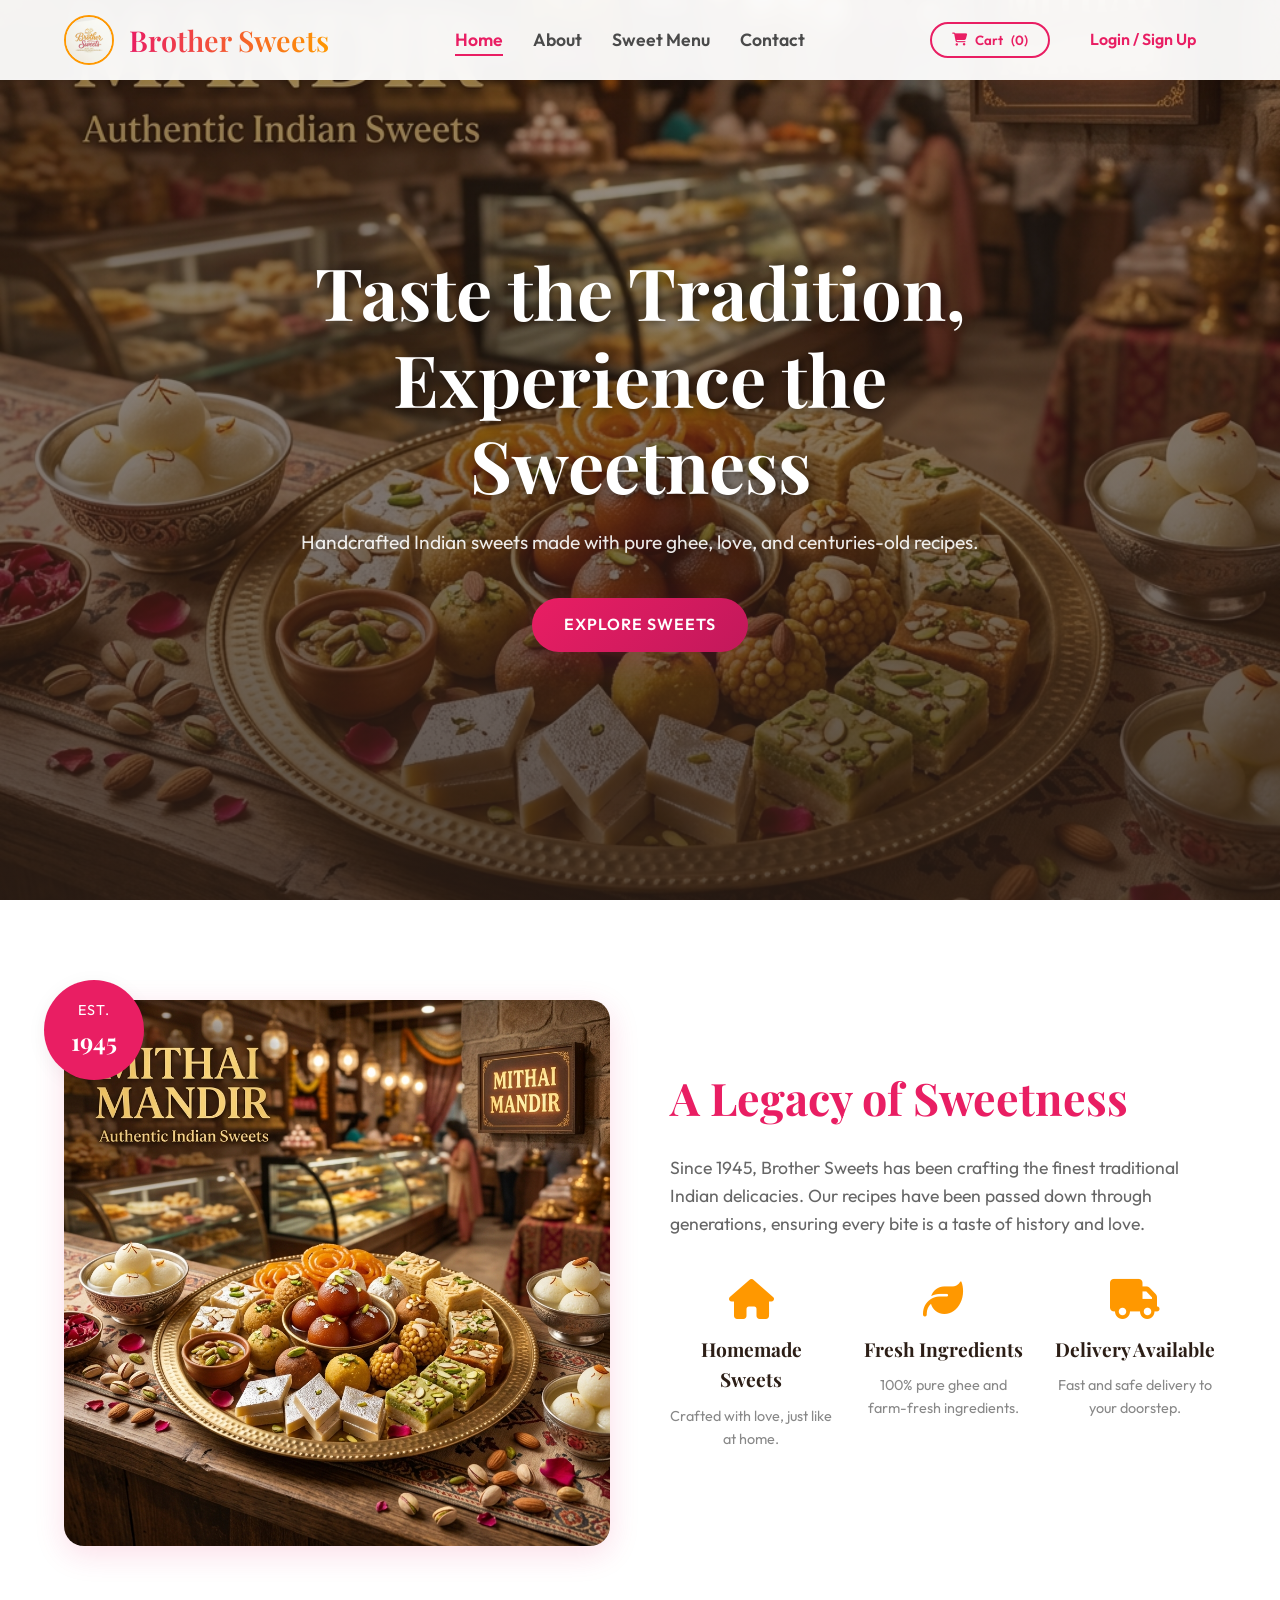
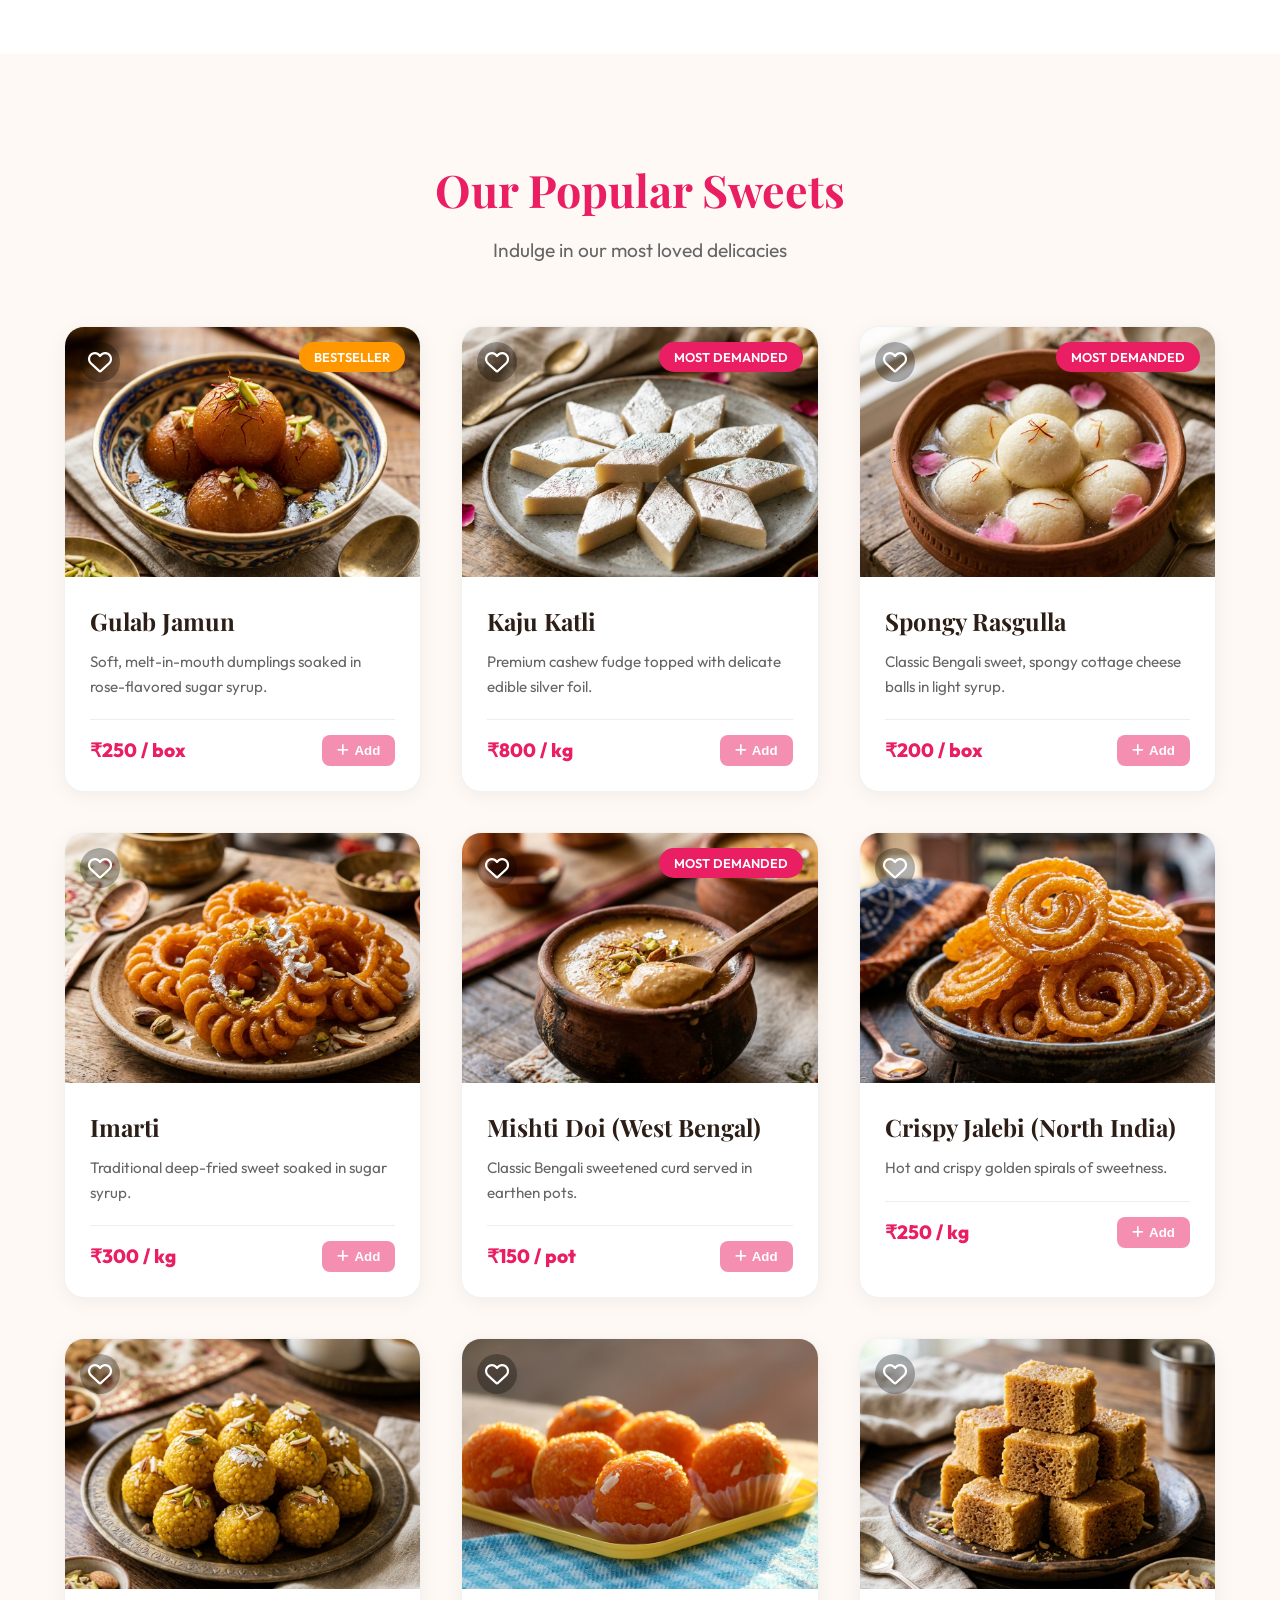
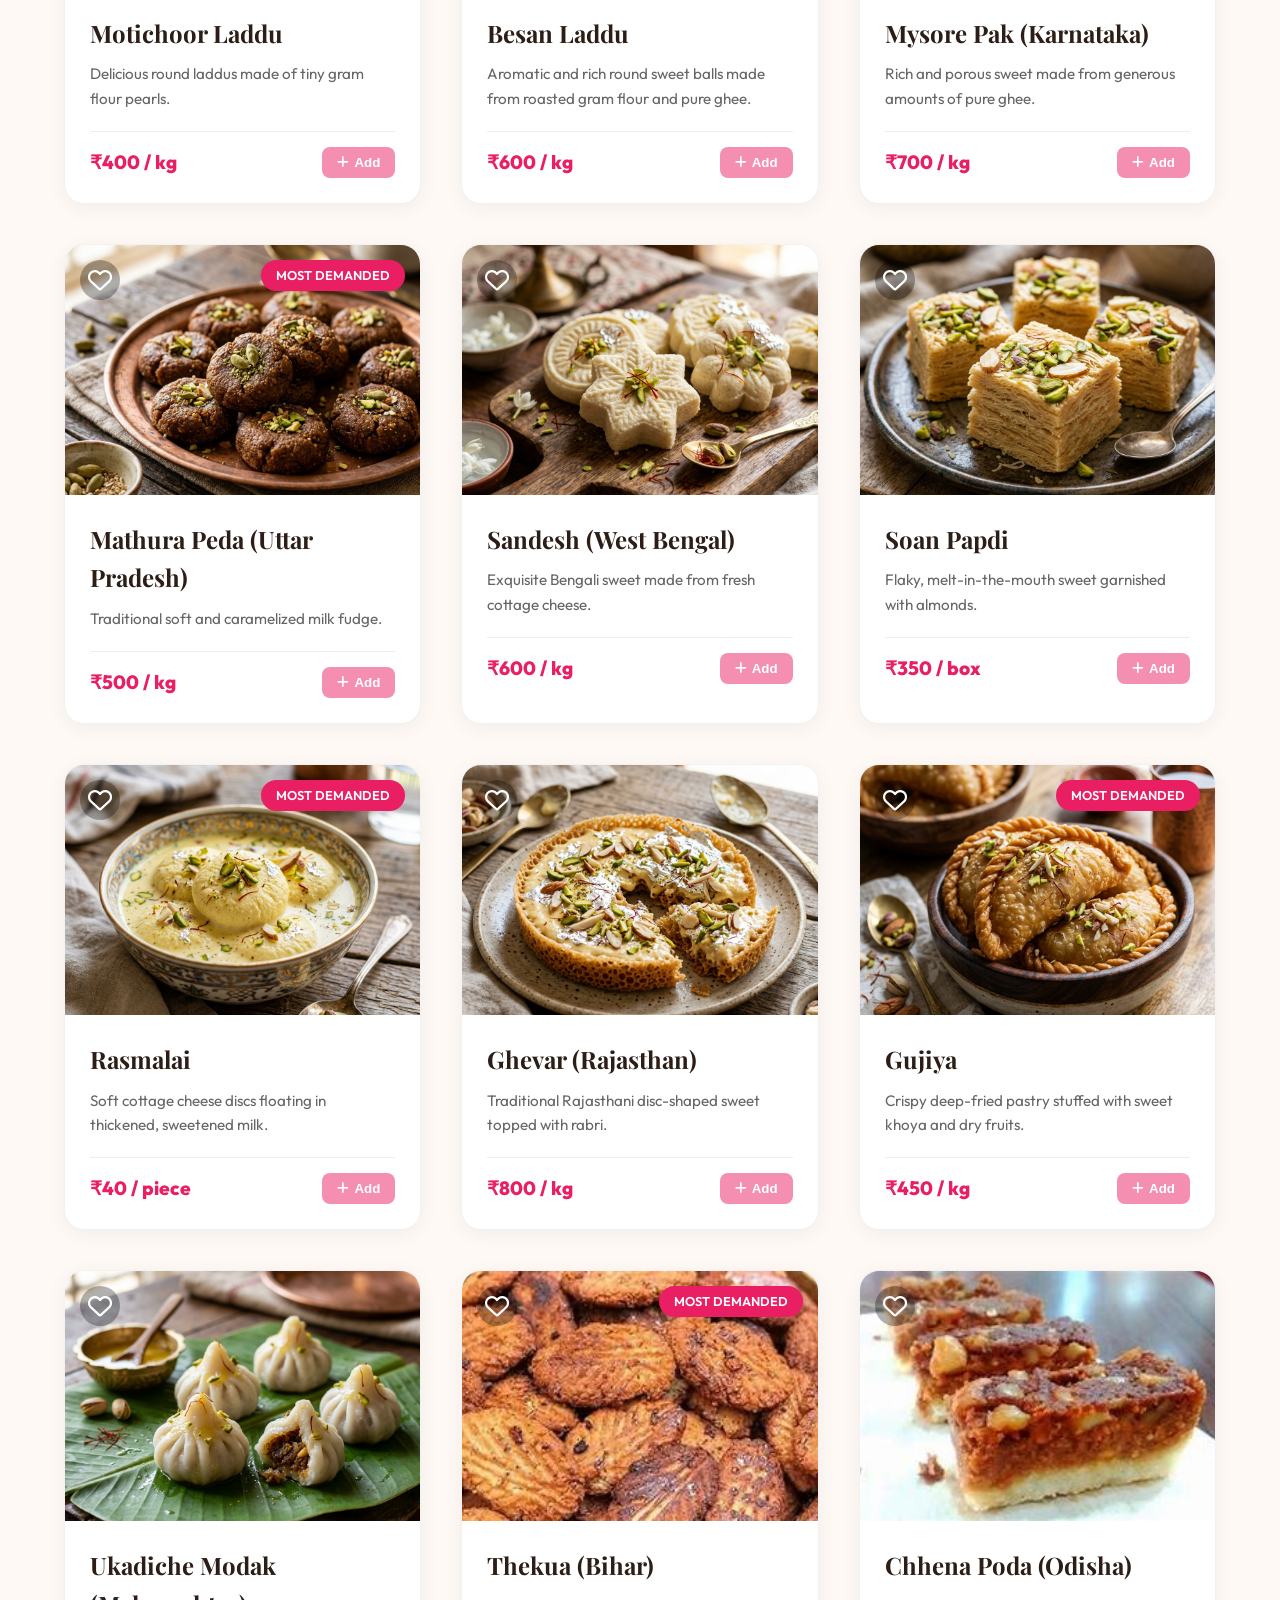
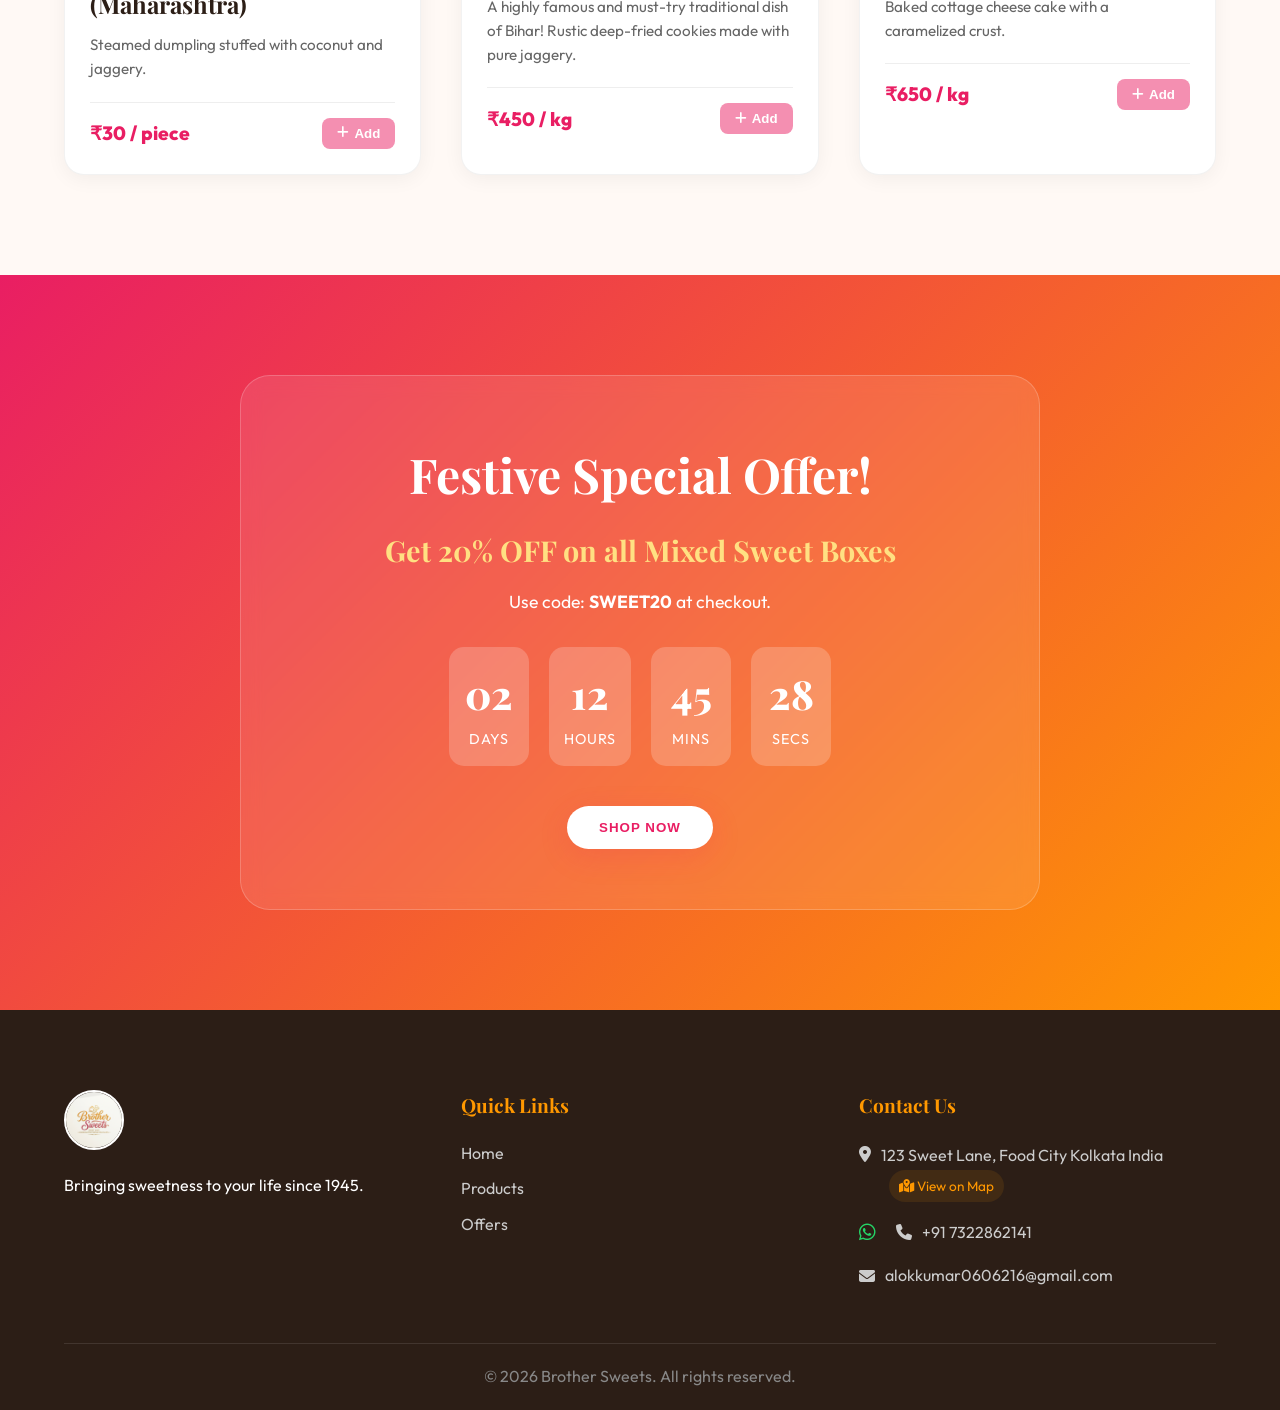
<file: index.html>
<!DOCTYPE html>
<html lang="en">
<head>
    <meta charset="UTF-8">
    <meta name="viewport" content="width=device-width, initial-scale=1.0">
    <title>Brother Sweets - Premium Indian Sweets</title>
    <link rel="stylesheet" href="style.css">
    <!-- Google Fonts for typography -->
    <link href="https://fonts.googleapis.com/css2?family=Outfit:wght@300;400;600;800&family=Playfair+Display:ital,wght@0,600;1,600&display=swap" rel="stylesheet">
    <!-- FontAwesome for icons -->
    <link rel="stylesheet" href="https://cdnjs.cloudflare.com/ajax/libs/font-awesome/6.4.0/css/all.min.css">
</head>
<body>
    <!-- Navbar -->
    <header class="navbar">
        <div class="logo-container">
            <img src="images/logo.png" alt="Brother Sweets Logo" class="logo">
            <span class="brand-name">Brother Sweets</span>
        </div>
        <nav class="nav-menu">
            <ul>
                <li><a href="#home" class="active">Home</a></li>
                <li><a href="#about">About</a></li>
                <li><a href="#popular">Sweet Menu</a></li>
                <li><a href="#contact">Contact</a></li>
            </ul>
        </nav>
        <div class="nav-actions">
            <button class="cart-btn" id="mainCartBtn"><i class="fas fa-shopping-cart"></i> Cart <span id="cartBadge">(0)</span></button>
            <a href="#login" class="login-btn" id="loginBtn">Login / Sign Up</a>
            
            <!-- User Profile Dropdown (Hidden by default) -->
            <div class="user-profile dropdown" id="userProfile" style="display: none; align-items: center; gap: 10px; position: relative; cursor: pointer;">
                <div class="user-avatar" style="width: 40px; height: 40px; border-radius: 50%; background: var(--primary-color); color: white; display: flex; align-items: center; justify-content: center; font-size: 1.2rem; box-shadow: 0 2px 5px rgba(233, 30, 99, 0.3); transition: transform 0.3s;">
                    <i class="fas fa-user"></i>
                </div>
                <span style="font-weight: 600; font-family: var(--font-body); color: var(--primary-color); display: flex; align-items: center; gap: 5px;">My Account <i class="fas fa-chevron-down" style="font-size: 0.8rem;"></i></span>
                <!-- Dropdown Menu -->
                <div class="dropdown-content">
                    <div class="dropdown-header">
                        <h4>My Account</h4>
                    </div>
                    <ul class="dropdown-menu">
                        <li id="myOrderBtn"><i class="fas fa-box-open"></i> Your Orders</li>
                        <li id="wishlistBtn"><i class="fas fa-heart"></i> Your Wishlist</li>
                        <li id="helpBtn"><i class="fas fa-question-circle"></i> Need Help?</li>
                        <li class="toggle-item">
                            <span><i class="fas fa-bell"></i> Notifications</span>
                            <label class="switch">
                                <input type="checkbox" id="notificationToggle" checked>
                                <span class="slider round"></span>
                            </label>
                        </li>
                        <li class="toggle-item">
                            <span><i class="fas fa-moon"></i> Dark Mode</span>
                            <label class="switch">
                                <input type="checkbox" id="darkModeToggle">
                                <span class="slider round"></span>
                            </label>
                        </li>
                    </ul>
                    <div class="dropdown-footer">
                        <button id="logoutBtn" class="logout-menu-btn"><i class="fas fa-sign-out-alt"></i> Logout</button>
                    </div>
                </div>
            </div>

            <div class="hamburger"><i class="fas fa-bars"></i></div>
        </div>
    </header>

    <!-- Hero Section -->
    <section id="home" class="hero">
        <div class="hero-overlay"></div>
        <img src="images/banner.png" alt="Sweets Banner" class="hero-banner-img">
        <div class="hero-content">
            <h1>Taste the Tradition, <br>Experience the Sweetness</h1>
            <p>Handcrafted Indian sweets made with pure ghee, love, and centuries-old recipes.</p>
            <a href="#popular" class="cta-btn">Explore Sweets</a>
        </div>
    </section>

    <!-- About Section -->
    <section id="about" class="about-section">
        <div class="about-container">
            <div class="about-image">
                <div class="est-badge">
                    <span>Est.</span>
                    <h3>1945</h3>
                </div>
                <img src="images/banner.png" alt="Our Heritage" class="about-img">
            </div>
            <div class="about-content">
                <h2>A Legacy of Sweetness</h2>
                <p>Since 1945, Brother Sweets has been crafting the finest traditional Indian delicacies. Our recipes have been passed down through generations, ensuring every bite is a taste of history and love.</p>
                
                <div class="features-grid">
                    <div class="feature-item">
                        <i class="fas fa-home"></i>
                        <h4>Homemade Sweets</h4>
                        <p>Crafted with love, just like at home.</p>
                    </div>
                    <div class="feature-item">
                        <i class="fas fa-leaf"></i>
                        <h4>Fresh Ingredients</h4>
                        <p>100% pure ghee and farm-fresh ingredients.</p>
                    </div>
                    <div class="feature-item">
                        <i class="fas fa-truck"></i>
                        <h4>Delivery Available</h4>
                        <p>Fast and safe delivery to your doorstep.</p>
                    </div>
                </div>
            </div>
        </div>
    </section>

    <!-- Popular Sweets Section -->
    <section id="popular" class="popular-sweets">
        <div class="section-header">
            <h2>Our Popular Sweets</h2>
            <p>Indulge in our most loved delicacies</p>
        </div>
        <div class="sweets-grid">
            <!-- Card 1 -->
            <div class="sweet-card">
                <div class="card-img-container"><i class="far fa-heart wishlist-icon"></i>
                    <img src="images/gulab_jamun.png" alt="Gulab Jamun">
                    <span class="badge">Bestseller</span>
                </div>
                <div class="card-content">
                    <h3>Gulab Jamun</h3>
                    <p>Soft, melt-in-mouth dumplings soaked in rose-flavored sugar syrup.</p>
                    <div class="card-footer">
                        <span class="price">₹250 / box</span>
                        <button class="add-to-cart"><i class="fas fa-plus"></i> Add</button>
                    </div>
                </div>
            </div>
            <!-- Card 2 -->
            <div class="sweet-card">
                <div class="card-img-container"><i class="far fa-heart wishlist-icon"></i>
                    <img src="images/kaju_katli.png" alt="Kaju Katli">
                    <span class="badge demand">Most Demanded</span>
                </div>
                <div class="card-content">
                    <h3>Kaju Katli</h3>
                    <p>Premium cashew fudge topped with delicate edible silver foil.</p>
                    <div class="card-footer">
                        <span class="price">₹800 / kg</span>
                        <button class="add-to-cart"><i class="fas fa-plus"></i> Add</button>
                    </div>
                </div>
            </div>
            <!-- Card 3 -->
            <div class="sweet-card">
                <div class="card-img-container"><i class="far fa-heart wishlist-icon"></i>
                    <img src="images/rasgulla.png" alt="Rasgulla">
                    <span class="badge demand">Most Demanded</span>
                </div>
                <div class="card-content">
                    <h3>Spongy Rasgulla</h3>
                    <p>Classic Bengali sweet, spongy cottage cheese balls in light syrup.</p>
                    <div class="card-footer">
                        <span class="price">₹200 / box</span>
                        <button class="add-to-cart"><i class="fas fa-plus"></i> Add</button>
                    </div>
                </div>
            </div>
            <!-- New Cards -->
            <div class="sweet-card">
                <div class="card-img-container"><i class="far fa-heart wishlist-icon"></i><img src="images/imarti.png" alt="Imarti"></div>
                <div class="card-content">
                    <h3>Imarti</h3><p>Traditional deep-fried sweet soaked in sugar syrup.</p>
                    <div class="card-footer"><span class="price">₹300 / kg</span><button class="add-to-cart"><i class="fas fa-plus"></i> Add</button></div>
                </div>
            </div>
            <div class="sweet-card">
                <div class="card-img-container"><i class="far fa-heart wishlist-icon"></i><img src="images/mishti_doi.png" alt="Mishti Doi"><span class="badge demand">Most Demanded</span></div>
                <div class="card-content">
                    <h3>Mishti Doi (West Bengal)</h3><p>Classic Bengali sweetened curd served in earthen pots.</p>
                    <div class="card-footer"><span class="price">₹150 / pot</span><button class="add-to-cart"><i class="fas fa-plus"></i> Add</button></div>
                </div>
            </div>
            <div class="sweet-card">
                <div class="card-img-container"><i class="far fa-heart wishlist-icon"></i><img src="images/jalebi.png" alt="Jalebi"></div>
                <div class="card-content">
                    <h3>Crispy Jalebi (North India)</h3><p>Hot and crispy golden spirals of sweetness.</p>
                    <div class="card-footer"><span class="price">₹250 / kg</span><button class="add-to-cart"><i class="fas fa-plus"></i> Add</button></div>
                </div>
            </div>
            <div class="sweet-card">
                <div class="card-img-container"><i class="far fa-heart wishlist-icon"></i><img src="images/laddu.png" alt="Laddu"></div>
                <div class="card-content">
                    <h3>Motichoor Laddu</h3><p>Delicious round laddus made of tiny gram flour pearls.</p>
                    <div class="card-footer"><span class="price">₹400 / kg</span><button class="add-to-cart"><i class="fas fa-plus"></i> Add</button></div>
                </div>
            </div>
            <div class="sweet-card">
                <div class="card-img-container"><i class="far fa-heart wishlist-icon"></i><img src="images/besan_laddu.jpg" alt="Besan Laddu"></div>
                <div class="card-content">
                    <h3>Besan Laddu</h3><p>Aromatic and rich round sweet balls made from roasted gram flour and pure ghee.</p>
                    <div class="card-footer"><span class="price">₹600 / kg</span><button class="add-to-cart"><i class="fas fa-plus"></i> Add</button></div>
                </div>
            </div>
            <div class="sweet-card">
                <div class="card-img-container"><i class="far fa-heart wishlist-icon"></i><img src="images/mysore_pak.png" alt="Mysore Pak"></div>
                <div class="card-content">
                    <h3>Mysore Pak (Karnataka)</h3><p>Rich and porous sweet made from generous amounts of pure ghee.</p>
                    <div class="card-footer"><span class="price">₹700 / kg</span><button class="add-to-cart"><i class="fas fa-plus"></i> Add</button></div>
                </div>
            </div>
            <div class="sweet-card">
                <div class="card-img-container"><i class="far fa-heart wishlist-icon"></i><img src="images/peda.png" alt="Peda"><span class="badge demand">Most Demanded</span></div>
                <div class="card-content">
                    <h3>Mathura Peda (Uttar Pradesh)</h3><p>Traditional soft and caramelized milk fudge.</p>
                    <div class="card-footer"><span class="price">₹500 / kg</span><button class="add-to-cart"><i class="fas fa-plus"></i> Add</button></div>
                </div>
            </div>
            <div class="sweet-card">
                <div class="card-img-container"><i class="far fa-heart wishlist-icon"></i><img src="images/sandesh.png" alt="Sandesh"></div>
                <div class="card-content">
                    <h3>Sandesh (West Bengal)</h3><p>Exquisite Bengali sweet made from fresh cottage cheese.</p>
                    <div class="card-footer"><span class="price">₹600 / kg</span><button class="add-to-cart"><i class="fas fa-plus"></i> Add</button></div>
                </div>
            </div>
            <div class="sweet-card">
                <div class="card-img-container"><i class="far fa-heart wishlist-icon"></i><img src="images/soan_papdi.png" alt="Soan Papdi"></div>
                <div class="card-content">
                    <h3>Soan Papdi</h3><p>Flaky, melt-in-the-mouth sweet garnished with almonds.</p>
                    <div class="card-footer"><span class="price">₹350 / box</span><button class="add-to-cart"><i class="fas fa-plus"></i> Add</button></div>
                </div>
            </div>
            <div class="sweet-card">
                <div class="card-img-container"><i class="far fa-heart wishlist-icon"></i><img src="images/rasmalai.png" alt="Rasmalai"><span class="badge demand">Most Demanded</span></div>
                <div class="card-content">
                    <h3>Rasmalai</h3><p>Soft cottage cheese discs floating in thickened, sweetened milk.</p>
                    <div class="card-footer"><span class="price">₹40 / piece</span><button class="add-to-cart"><i class="fas fa-plus"></i> Add</button></div>
                </div>
            </div>
            <div class="sweet-card">
                <div class="card-img-container"><i class="far fa-heart wishlist-icon"></i><img src="images/ghevar.png" alt="Ghevar"></div>
                <div class="card-content">
                    <h3>Ghevar (Rajasthan)</h3><p>Traditional Rajasthani disc-shaped sweet topped with rabri.</p>
                    <div class="card-footer"><span class="price">₹800 / kg</span><button class="add-to-cart"><i class="fas fa-plus"></i> Add</button></div>
                </div>
            </div>
            <div class="sweet-card">
                <div class="card-img-container"><i class="far fa-heart wishlist-icon"></i><img src="images/gujiya.png" alt="Gujiya"><span class="badge demand">Most Demanded</span></div>
                <div class="card-content">
                    <h3>Gujiya</h3><p>Crispy deep-fried pastry stuffed with sweet khoya and dry fruits.</p>
                    <div class="card-footer"><span class="price">₹450 / kg</span><button class="add-to-cart"><i class="fas fa-plus"></i> Add</button></div>
                </div>
            </div>
            <div class="sweet-card">
                <div class="card-img-container"><i class="far fa-heart wishlist-icon"></i><img src="images/modak.png" alt="Modak"></div>
                <div class="card-content">
                    <h3>Ukadiche Modak (Maharashtra)</h3><p>Steamed dumpling stuffed with coconut and jaggery.</p>
                    <div class="card-footer"><span class="price">₹30 / piece</span><button class="add-to-cart"><i class="fas fa-plus"></i> Add</button></div>
                </div>
            </div>
            <div class="sweet-card">
                <div class="card-img-container"><i class="far fa-heart wishlist-icon"></i><img src="images/thekua_real.jpg" alt="Thekua"><span class="badge demand">Most Demanded</span></div>
                <div class="card-content">
                    <h3>Thekua (Bihar)</h3><p>A highly famous and must-try traditional dish of Bihar! Rustic deep-fried cookies made with pure jaggery.</p>
                    <div class="card-footer"><span class="price">₹450 / kg</span><button class="add-to-cart"><i class="fas fa-plus"></i> Add</button></div>
                </div>
            </div>
            <div class="sweet-card">
                <div class="card-img-container"><i class="far fa-heart wishlist-icon"></i><img src="images/chhena_poda_real.jpg" alt="Chhena Poda"></div>
                <div class="card-content">
                    <h3>Chhena Poda (Odisha)</h3><p>Baked cottage cheese cake with a caramelized crust.</p>
                    <div class="card-footer"><span class="price">₹650 / kg</span><button class="add-to-cart"><i class="fas fa-plus"></i> Add</button></div>
                </div>
            </div>
        </div>
    </section>

    <!-- Offers Section -->
    <section id="offers" class="offers-section">
        <div class="offers-container">
            <div class="offer-content">
                <h2>Festive Special Offer!</h2>
                <h3>Get 20% OFF on all Mixed Sweet Boxes</h3>
                <p>Use code: <strong>SWEET20</strong> at checkout.</p>
                <div class="countdown" id="countdown">
                    <div class="time-box"><span id="days">02</span><span>Days</span></div>
                    <div class="time-box"><span id="hours">12</span><span>Hours</span></div>
                    <div class="time-box"><span id="mins">45</span><span>Mins</span></div>
                    <div class="time-box"><span id="secs">30</span><span>Secs</span></div>
                </div>
                <button class="cta-btn secondary">Shop Now</button>
            </div>
        </div>
    </section>

    <!-- Footer -->
    <footer id="contact">
        <div class="footer-content">
            <div class="footer-brand">
                <img src="images/logo.png" alt="Brother Sweets Logo" class="footer-logo">
                <p>Bringing sweetness to your life since 1945.</p>
            </div>
            <div class="footer-links">
                <h4>Quick Links</h4>
                <ul>
                    <li><a href="#home">Home</a></li>
                    <li><a href="#popular">Products</a></li>
                    <li><a href="#offers">Offers</a></li>
                </ul>
            </div>
            <div class="footer-contact">
                <h4>Contact Us</h4>
                <p style="align-items: flex-start;">
                    <i class="fas fa-map-marker-alt" style="margin-top: 5px;"></i> 
                    <span style="line-height: 1.8;">
                        123 Sweet Lane, Food City Kolkata India
                        <a href="https://www.google.com/maps/search/?api=1&query=22.623384,88.40361" target="_blank" style="color: var(--secondary-color); font-size: 0.85rem; margin-left: 8px; text-decoration: none; background: rgba(255,152,0,0.1); padding: 4px 10px; border-radius: 20px; white-space: nowrap; display: inline-block; transition: all 0.3s;">
                            <i class="fas fa-map-location-dot"></i> View on Map
                        </a>
                    </span>
                </p>
                <p>
                    <a href="https://wa.me/917322862141" target="_blank" style="color: #25D366; font-size: 1.2rem; margin-right: 10px;" title="Chat on WhatsApp">
                        <i class="fab fa-whatsapp"></i>
                    </a>
                    <i class="fas fa-phone"></i> <a href="tel:+917322862141" style="color: #ccc;">+91 7322862141</a>
                </p>
                <p><i class="fas fa-envelope"></i> <a href="mailto:alokkumar0606216@gmail.com" style="color: #ccc;">alokkumar0606216@gmail.com</a></p>
            </div>
        </div>
        <div class="footer-bottom">
            <p>&copy; 2026 Brother Sweets. All rights reserved.</p>
        </div>
    </footer>

    <!-- Order History Modal -->
    <div id="orderModal" class="modal">
        <div class="modal-content">
            <span class="close-btn" id="closeModal">&times;</span>
            <h2>My Order History</h2>
            <div class="order-list" id="orderList">
                <!-- Orders will be injected here by JS -->
            </div>
        </div>
    </div>

    <!-- Cart Modal -->
    <div id="cartModal" class="modal">
        <div class="modal-content">
            <span class="close-btn" id="closeCartModal">&times;</span>
            <h2>Your Cart</h2>
            <div class="cart-list" id="cartList">
                <!-- Cart Items injected here -->
            </div>
            <div class="cart-footer">
                <div class="bill-details" id="billDetails" style="display: none; text-align: left; margin-bottom: 15px;">
                    <h4 style="margin-bottom: 10px; border-bottom: 1px solid #eee; padding-bottom: 5px;">Bill Details</h4>
                    <div style="display: flex; justify-content: space-between; margin-bottom: 5px; color: #555;"><span>Subtotal</span><span id="billSubtotal">₹0</span></div>
                    <div style="display: flex; justify-content: space-between; margin-bottom: 10px; color: #555;"><span>Delivery Fee</span><span id="billDelivery">₹50</span></div>
                    <div style="display: flex; justify-content: space-between; font-weight: bold; font-size: 1.2rem; color: var(--primary-color);"><span>Grand Total</span><span id="billTotal">₹0</span></div>
                </div>
                <h3 id="emptyCartTotal">Total: <span>₹0</span></h3>
                <button class="cta-btn" id="checkoutBtn" style="margin-top: 15px; width: 100%;">Select Payment Option</button>
            </div>
        </div>
    </div>

    <!-- Payment Modal -->
    <div id="paymentModal" class="modal">
        <div class="modal-content">
            <span class="close-btn" id="closePaymentModal">&times;</span>
            <h2>Select Payment Option</h2>
            <div class="payment-options" style="display: flex; flex-direction: column; gap: 15px; margin-top: 20px; text-align: left;">
                <label style="border: 1px solid #ddd; padding: 15px; border-radius: 8px; cursor: pointer; display: flex; align-items: center; gap: 10px; transition: 0.3s;" onmouseover="this.style.borderColor='var(--primary-color)'" onmouseout="this.style.borderColor='#ddd'">
                    <input type="radio" name="payment" value="upi" checked>
                    <i class="fas fa-qrcode" style="color: var(--primary-color); font-size: 1.5rem; margin-left: 10px;"></i>
                    <span style="font-weight: 600;">UPI (GPay, PhonePe, Paytm)</span>
                </label>
                <label style="border: 1px solid #ddd; padding: 15px; border-radius: 8px; cursor: pointer; display: flex; align-items: center; gap: 10px; transition: 0.3s;" onmouseover="this.style.borderColor='var(--primary-color)'" onmouseout="this.style.borderColor='#ddd'">
                    <input type="radio" name="payment" value="card">
                    <i class="fas fa-credit-card" style="color: var(--primary-color); font-size: 1.5rem; margin-left: 10px;"></i>
                    <span style="font-weight: 600;">Credit / Debit Card</span>
                </label>
                <label style="border: 1px solid #ddd; padding: 15px; border-radius: 8px; cursor: pointer; display: flex; align-items: center; gap: 10px; transition: 0.3s;" onmouseover="this.style.borderColor='var(--primary-color)'" onmouseout="this.style.borderColor='#ddd'">
                    <input type="radio" name="payment" value="cod">
                    <i class="fas fa-money-bill-wave" style="color: var(--primary-color); font-size: 1.5rem; margin-left: 10px;"></i>
                    <span style="font-weight: 600;">Cash on Delivery</span>
                </label>
            </div>
            <button class="cta-btn" id="confirmPaymentBtn" style="margin-top: 25px; width: 100%;">Confirm Order</button>
        </div>
    </div>

    <!-- Login Modal -->
    <div id="loginModal" class="modal">
        <div class="modal-content" style="max-width: 400px; text-align: center;">
            <span class="close-btn" id="closeLoginModal">&times;</span>
            <h2 style="margin-bottom: 20px;">Login / Sign Up</h2>
            <p style="margin-bottom: 25px; color: #666;">Enter your mobile number to continue</p>
            
            <div class="phone-input-group" style="display: flex; align-items: center; border: 2px solid #ddd; border-radius: 8px; overflow: hidden; margin-bottom: 25px; transition: border-color 0.3s;" onfocusin="this.style.borderColor='var(--primary-color)'" onfocusout="this.style.borderColor='#ddd'">
                <span class="country-code" style="background: #f5f5f5; padding: 12px 15px; font-weight: 600; color: #555; border-right: 1px solid #ddd;">+91</span>
                <input type="tel" id="mobileNumber" placeholder="Enter 10 digit number" pattern="[0-9]{10}" maxlength="10" style="flex: 1; border: none; padding: 12px 15px; font-size: 1.1rem; outline: none; width: 100%;">
            </div>
            
            <button class="cta-btn" id="loginContinueBtn" style="width: 100%;">Continue</button>
        </div>
    </div>

    <!-- Wishlist Modal -->
    <div id="wishlistModal" class="modal">
        <div class="modal-content">
            <span class="close-btn" id="closeWishlistModal">&times;</span>
            <h2 style="margin-bottom: 20px;">Your Wishlist <i class="fas fa-heart" style="color: var(--primary-color);"></i></h2>
            <div class="cart-list" id="wishlistList" style="display: flex; flex-direction: column; gap: 10px;">
                <!-- Wishlist Items injected here -->
            </div>
            <h3 id="emptyWishlistText" style="text-align: center; color: #888; margin-top: 20px;">Your wishlist is empty.</h3>
        </div>
    </div>

    <!-- Chat Modal -->
    <div id="chatModal" class="modal">
        <div class="modal-content" style="max-width: 400px; padding: 0; overflow: hidden; border-radius: 12px; display: flex; flex-direction: column; height: 500px;">
            <div style="background: linear-gradient(135deg, var(--primary-color), #c2185b); padding: 15px 20px; color: white; display: flex; justify-content: space-between; align-items: center;">
                <h3 style="margin: 0; font-size: 1.2rem; color: white;"><i class="fas fa-headset"></i> Brother Sweets Support</h3>
                <span class="close-btn" id="closeChatModal" style="color: white; top: auto; right: auto; position: static; font-size: 1.5rem;">&times;</span>
            </div>
            
            <div id="chatBox" style="flex: 1; padding: 20px; background: #f9f9f9; overflow-y: auto; display: flex; flex-direction: column; gap: 15px;">
                <div style="align-self: flex-start; background: white; padding: 10px 15px; border-radius: 15px; border-bottom-left-radius: 0; box-shadow: var(--shadow-light); max-width: 80%;">
                    <p style="margin: 0; font-size: 0.95rem; color: #333;">Hi there! 👋 Welcome to Brother Sweets. How can we help you today?</p>
                </div>
            </div>
            
            <div style="padding: 15px; background: white; border-top: 1px solid #eee; display: flex; gap: 10px;">
                <input type="text" id="chatInput" placeholder="Type your message..." style="flex: 1; padding: 10px 15px; border: 1px solid #ddd; border-radius: 20px; outline: none; color: #333;">
                <button id="sendChatBtn" style="background: var(--primary-color); color: white; border: none; width: 40px; height: 40px; border-radius: 50%; cursor: pointer; display: flex; align-items: center; justify-content: center;"><i class="fas fa-paper-plane"></i></button>
            </div>
        </div>
    </div>

    <script src="script.js"></script>
</body>
</html>
</file>
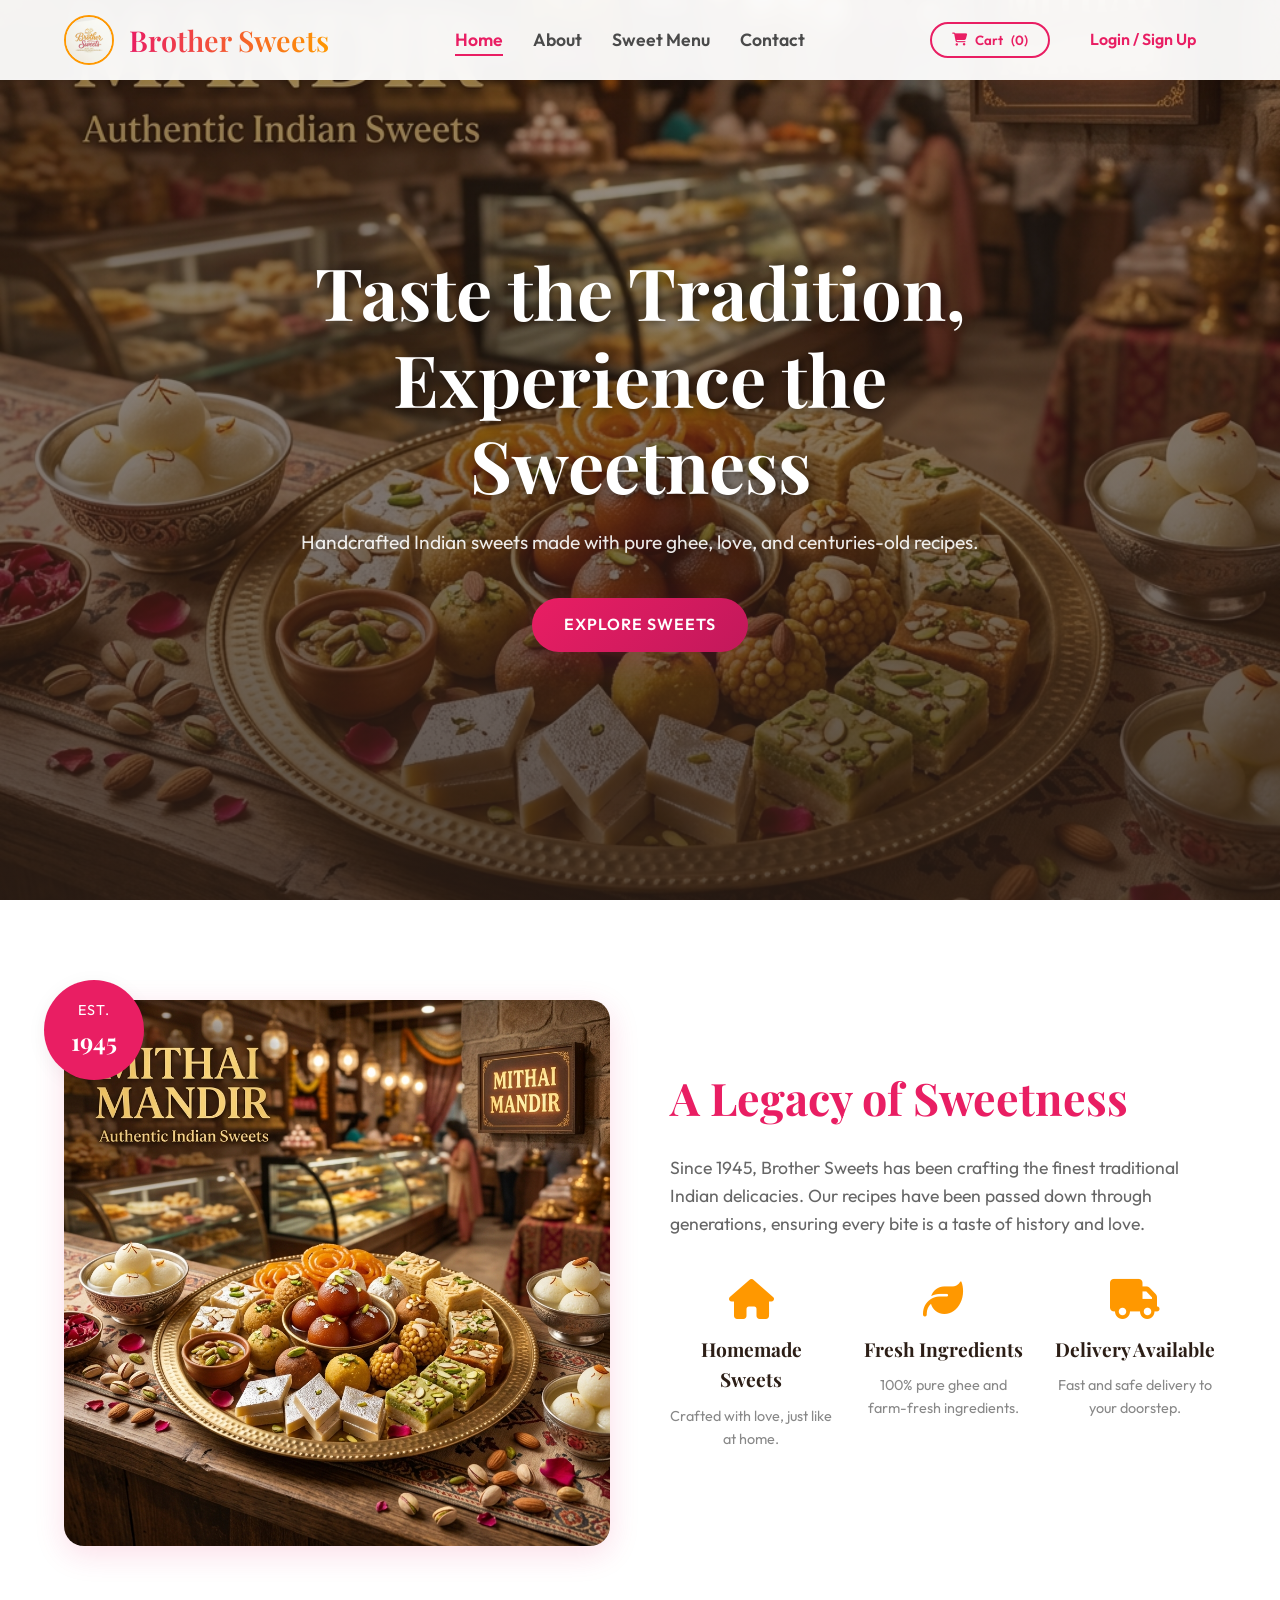
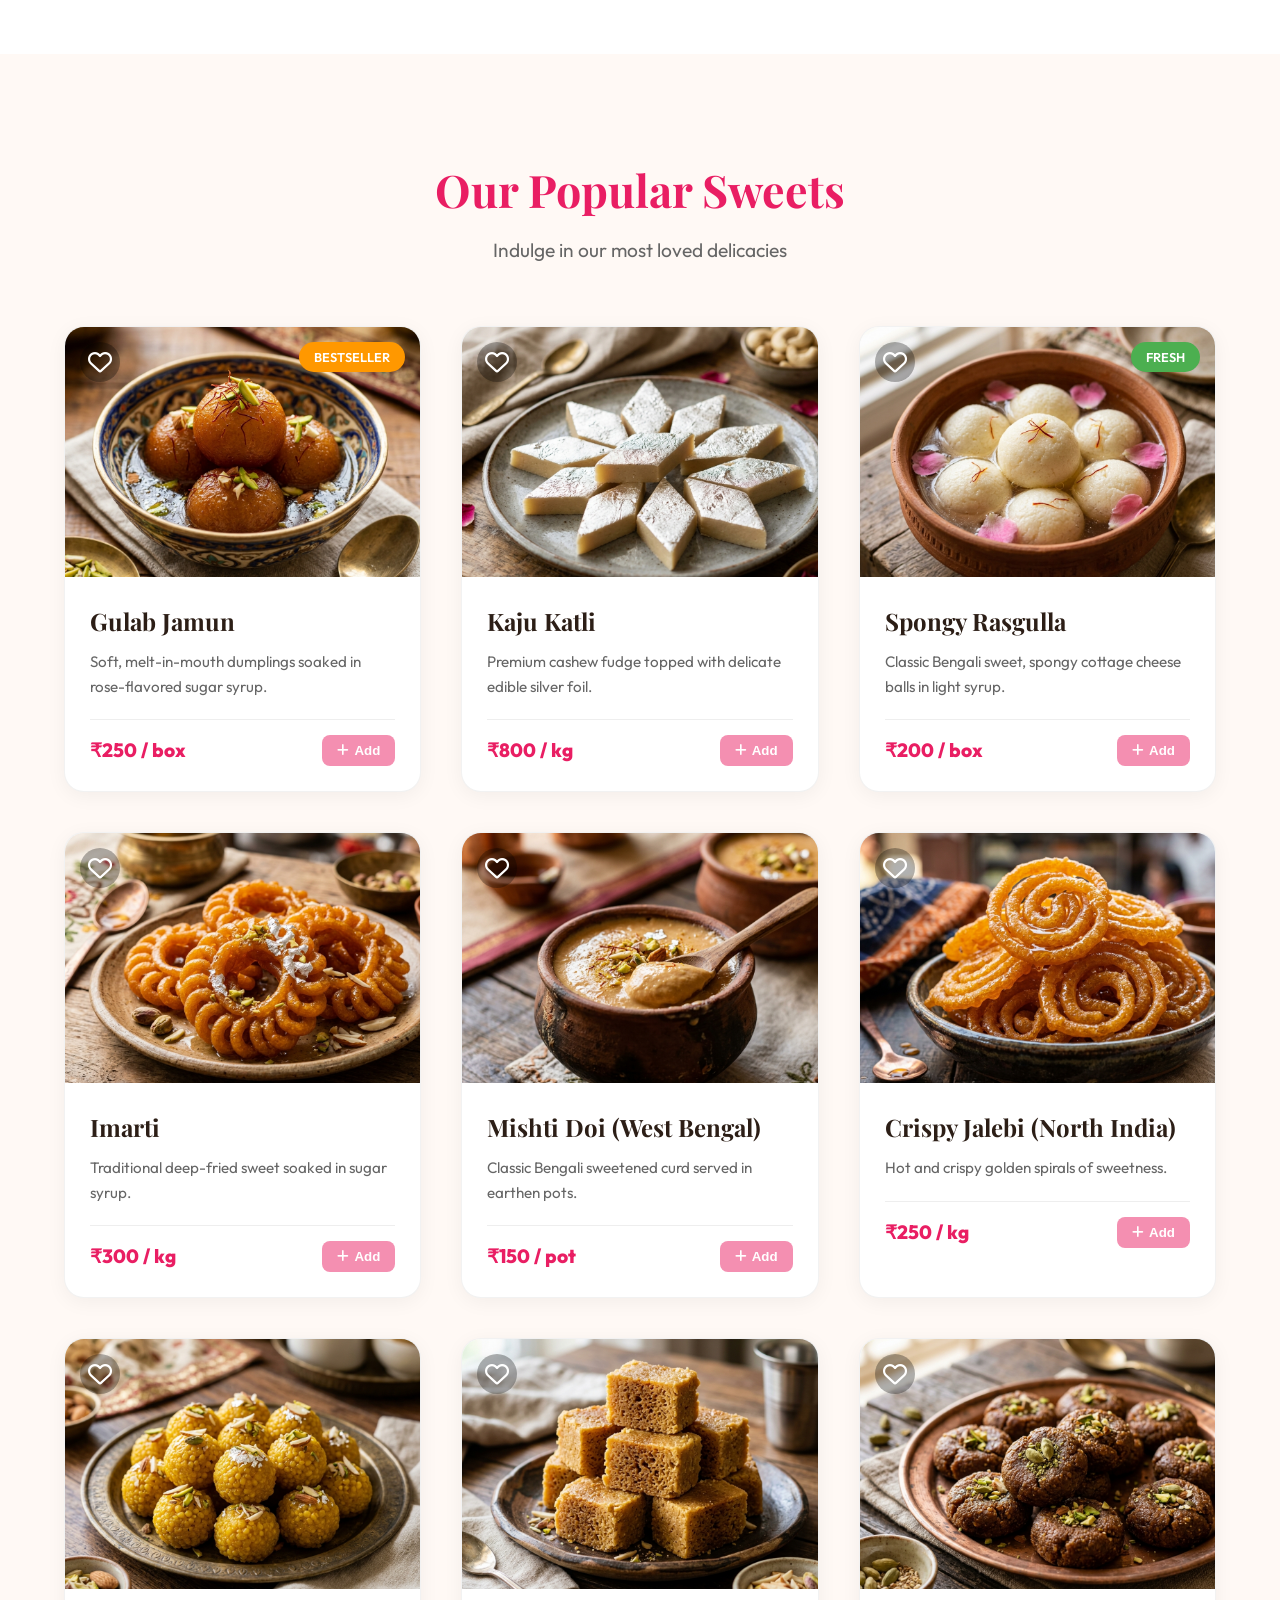
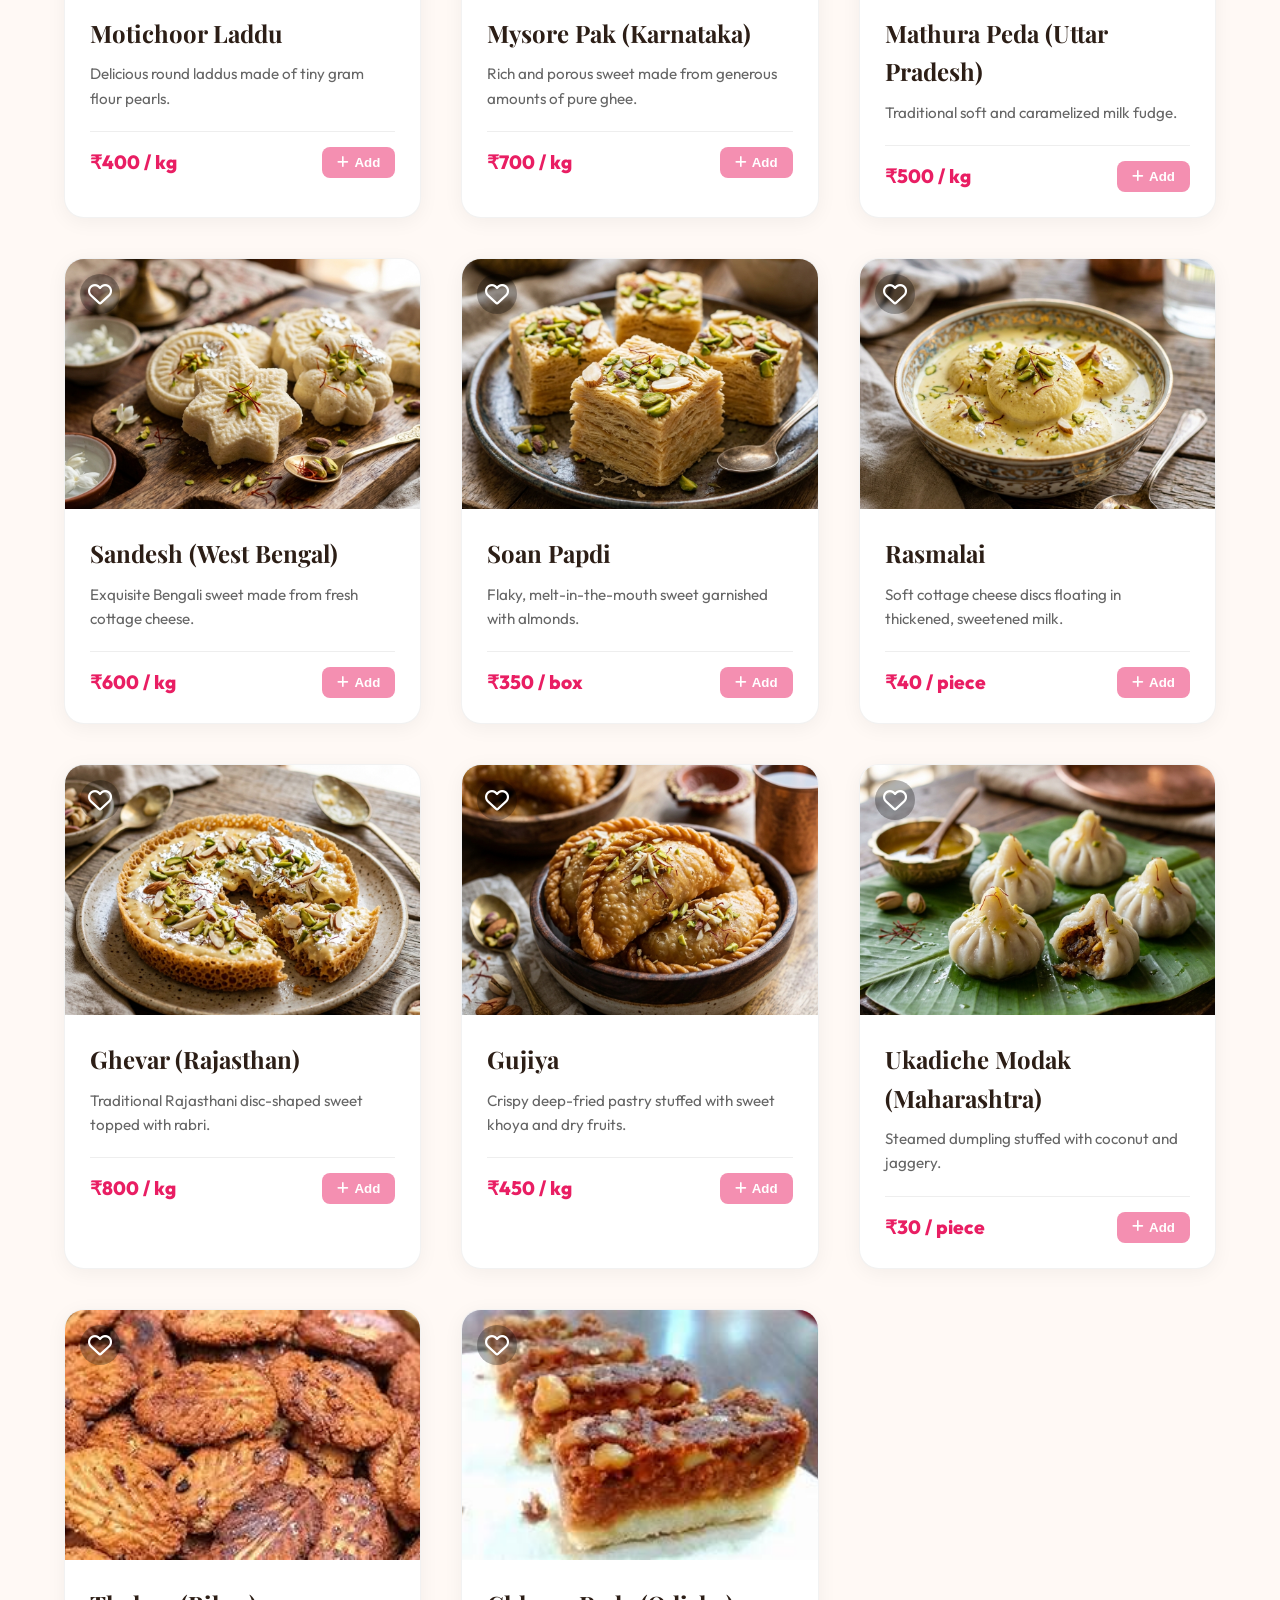
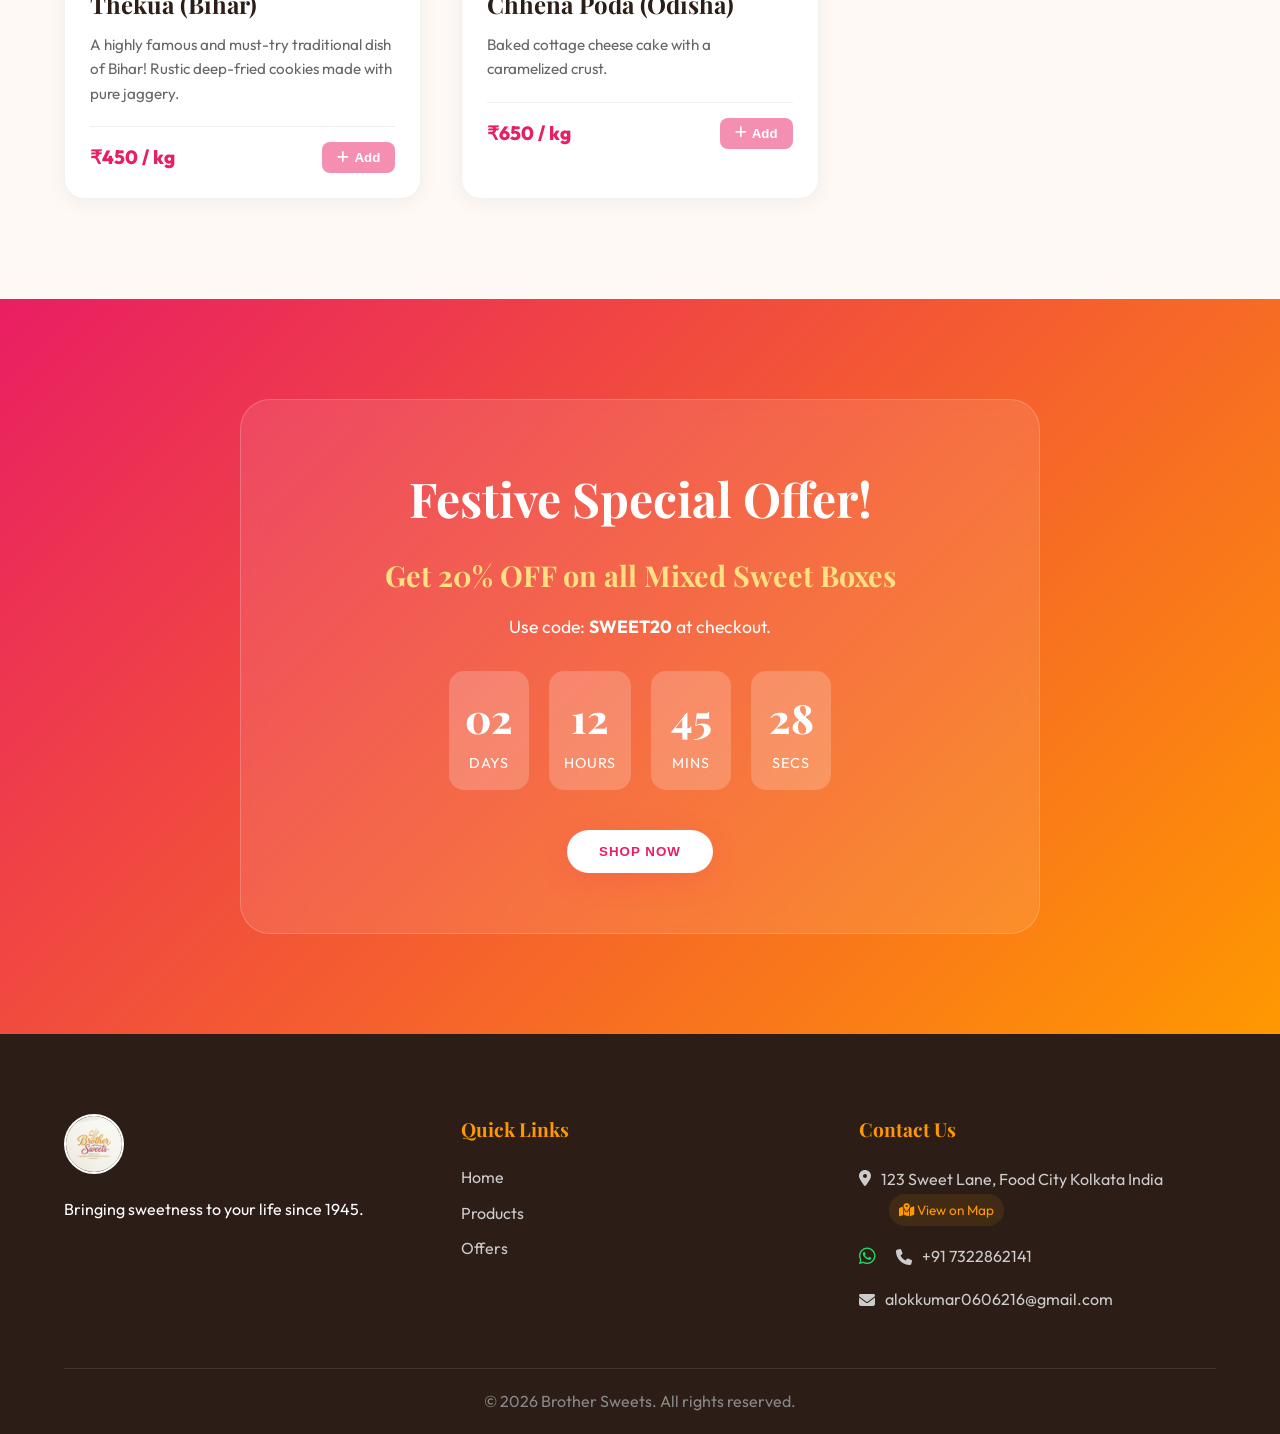
<file: Frontend/index.html>
<!DOCTYPE html>
<html lang="en">
<head>
    <meta charset="UTF-8">
    <meta name="viewport" content="width=device-width, initial-scale=1.0">
    <title>Brother Sweets - Premium Indian Sweets</title>
    <link rel="stylesheet" href="style.css">
    <!-- Google Fonts for typography -->
    <link href="https://fonts.googleapis.com/css2?family=Outfit:wght@300;400;600;800&family=Playfair+Display:ital,wght@0,600;1,600&display=swap" rel="stylesheet">
    <!-- FontAwesome for icons -->
    <link rel="stylesheet" href="https://cdnjs.cloudflare.com/ajax/libs/font-awesome/6.4.0/css/all.min.css">
</head>
<body>
    <!-- Navbar -->
    <header class="navbar">
        <div class="logo-container">
            <img src="images/logo.png" alt="Brother Sweets Logo" class="logo">
            <span class="brand-name">Brother Sweets</span>
        </div>
        <nav class="nav-menu">
            <ul>
                <li><a href="#home" class="active">Home</a></li>
                <li><a href="#about">About</a></li>
                <li><a href="#popular">Sweet Menu</a></li>
                <li><a href="#contact">Contact</a></li>
            </ul>
        </nav>
        <div class="nav-actions">
            <button class="cart-btn" id="mainCartBtn"><i class="fas fa-shopping-cart"></i> Cart <span id="cartBadge">(0)</span></button>
            <a href="#login" class="login-btn" id="loginBtn">Login / Sign Up</a>
            
            <!-- User Profile Dropdown (Hidden by default) -->
            <div class="user-profile dropdown" id="userProfile" style="display: none; align-items: center; gap: 10px; position: relative; cursor: pointer;">
                <div class="user-avatar" style="width: 40px; height: 40px; border-radius: 50%; background: var(--primary-color); color: white; display: flex; align-items: center; justify-content: center; font-size: 1.2rem; box-shadow: 0 2px 5px rgba(233, 30, 99, 0.3); transition: transform 0.3s;">
                    <i class="fas fa-user"></i>
                </div>
                <span style="font-weight: 600; font-family: var(--font-body); color: var(--primary-color); display: flex; align-items: center; gap: 5px;">My Account <i class="fas fa-chevron-down" style="font-size: 0.8rem;"></i></span>
                <!-- Dropdown Menu -->
                <div class="dropdown-content">
                    <div class="dropdown-header">
                        <h4>My Account</h4>
                    </div>
                    <ul class="dropdown-menu">
                        <li id="myOrderBtn"><i class="fas fa-box-open"></i> Your Orders</li>
                        <li id="wishlistBtn"><i class="fas fa-heart"></i> Your Wishlist</li>
                        <li id="helpBtn"><i class="fas fa-question-circle"></i> Need Help?</li>
                        <li class="toggle-item">
                            <span><i class="fas fa-bell"></i> Notifications</span>
                            <label class="switch">
                                <input type="checkbox" id="notificationToggle" checked>
                                <span class="slider round"></span>
                            </label>
                        </li>
                        <li class="toggle-item">
                            <span><i class="fas fa-moon"></i> Dark Mode</span>
                            <label class="switch">
                                <input type="checkbox" id="darkModeToggle">
                                <span class="slider round"></span>
                            </label>
                        </li>
                    </ul>
                    <div class="dropdown-footer">
                        <button id="logoutBtn" class="logout-menu-btn"><i class="fas fa-sign-out-alt"></i> Logout</button>
                    </div>
                </div>
            </div>

            <div class="hamburger"><i class="fas fa-bars"></i></div>
        </div>
    </header>

    <!-- Hero Section -->
    <section id="home" class="hero">
        <div class="hero-overlay"></div>
        <img src="images/banner.png" alt="Sweets Banner" class="hero-banner-img">
        <div class="hero-content">
            <h1>Taste the Tradition, <br>Experience the Sweetness</h1>
            <p>Handcrafted Indian sweets made with pure ghee, love, and centuries-old recipes.</p>
            <a href="#popular" class="cta-btn">Explore Sweets</a>
        </div>
    </section>

    <!-- About Section -->
    <section id="about" class="about-section">
        <div class="about-container">
            <div class="about-image">
                <div class="est-badge">
                    <span>Est.</span>
                    <h3>1945</h3>
                </div>
                <img src="images/banner.png" alt="Our Heritage" class="about-img">
            </div>
            <div class="about-content">
                <h2>A Legacy of Sweetness</h2>
                <p>Since 1945, Brother Sweets has been crafting the finest traditional Indian delicacies. Our recipes have been passed down through generations, ensuring every bite is a taste of history and love.</p>
                
                <div class="features-grid">
                    <div class="feature-item">
                        <i class="fas fa-home"></i>
                        <h4>Homemade Sweets</h4>
                        <p>Crafted with love, just like at home.</p>
                    </div>
                    <div class="feature-item">
                        <i class="fas fa-leaf"></i>
                        <h4>Fresh Ingredients</h4>
                        <p>100% pure ghee and farm-fresh ingredients.</p>
                    </div>
                    <div class="feature-item">
                        <i class="fas fa-truck"></i>
                        <h4>Delivery Available</h4>
                        <p>Fast and safe delivery to your doorstep.</p>
                    </div>
                </div>
            </div>
        </div>
    </section>

    <!-- Popular Sweets Section -->
    <section id="popular" class="popular-sweets">
        <div class="section-header">
            <h2>Our Popular Sweets</h2>
            <p>Indulge in our most loved delicacies</p>
        </div>
        <div class="sweets-grid">
            <!-- Card 1 -->
            <div class="sweet-card">
                <div class="card-img-container"><i class="far fa-heart wishlist-icon"></i>
                    <img src="images/gulab_jamun.png" alt="Gulab Jamun">
                    <span class="badge">Bestseller</span>
                </div>
                <div class="card-content">
                    <h3>Gulab Jamun</h3>
                    <p>Soft, melt-in-mouth dumplings soaked in rose-flavored sugar syrup.</p>
                    <div class="card-footer">
                        <span class="price">₹250 / box</span>
                        <button class="add-to-cart"><i class="fas fa-plus"></i> Add</button>
                    </div>
                </div>
            </div>
            <!-- Card 2 -->
            <div class="sweet-card">
                <div class="card-img-container"><i class="far fa-heart wishlist-icon"></i>
                    <img src="images/kaju_katli.png" alt="Kaju Katli">
                </div>
                <div class="card-content">
                    <h3>Kaju Katli</h3>
                    <p>Premium cashew fudge topped with delicate edible silver foil.</p>
                    <div class="card-footer">
                        <span class="price">₹800 / kg</span>
                        <button class="add-to-cart"><i class="fas fa-plus"></i> Add</button>
                    </div>
                </div>
            </div>
            <!-- Card 3 -->
            <div class="sweet-card">
                <div class="card-img-container"><i class="far fa-heart wishlist-icon"></i>
                    <img src="images/rasgulla.png" alt="Rasgulla">
                    <span class="badge fresh">Fresh</span>
                </div>
                <div class="card-content">
                    <h3>Spongy Rasgulla</h3>
                    <p>Classic Bengali sweet, spongy cottage cheese balls in light syrup.</p>
                    <div class="card-footer">
                        <span class="price">₹200 / box</span>
                        <button class="add-to-cart"><i class="fas fa-plus"></i> Add</button>
                    </div>
                </div>
            </div>
            <!-- New Cards -->
            <div class="sweet-card">
                <div class="card-img-container"><i class="far fa-heart wishlist-icon"></i><img src="images/imarti.png" alt="Imarti"></div>
                <div class="card-content">
                    <h3>Imarti</h3><p>Traditional deep-fried sweet soaked in sugar syrup.</p>
                    <div class="card-footer"><span class="price">₹300 / kg</span><button class="add-to-cart"><i class="fas fa-plus"></i> Add</button></div>
                </div>
            </div>
            <div class="sweet-card">
                <div class="card-img-container"><i class="far fa-heart wishlist-icon"></i><img src="images/mishti_doi.png" alt="Mishti Doi"></div>
                <div class="card-content">
                    <h3>Mishti Doi (West Bengal)</h3><p>Classic Bengali sweetened curd served in earthen pots.</p>
                    <div class="card-footer"><span class="price">₹150 / pot</span><button class="add-to-cart"><i class="fas fa-plus"></i> Add</button></div>
                </div>
            </div>
            <div class="sweet-card">
                <div class="card-img-container"><i class="far fa-heart wishlist-icon"></i><img src="images/jalebi.png" alt="Jalebi"></div>
                <div class="card-content">
                    <h3>Crispy Jalebi (North India)</h3><p>Hot and crispy golden spirals of sweetness.</p>
                    <div class="card-footer"><span class="price">₹250 / kg</span><button class="add-to-cart"><i class="fas fa-plus"></i> Add</button></div>
                </div>
            </div>
            <div class="sweet-card">
                <div class="card-img-container"><i class="far fa-heart wishlist-icon"></i><img src="images/laddu.png" alt="Laddu"></div>
                <div class="card-content">
                    <h3>Motichoor Laddu</h3><p>Delicious round laddus made of tiny gram flour pearls.</p>
                    <div class="card-footer"><span class="price">₹400 / kg</span><button class="add-to-cart"><i class="fas fa-plus"></i> Add</button></div>
                </div>
            </div>
            <div class="sweet-card">
                <div class="card-img-container"><i class="far fa-heart wishlist-icon"></i><img src="images/mysore_pak.png" alt="Mysore Pak"></div>
                <div class="card-content">
                    <h3>Mysore Pak (Karnataka)</h3><p>Rich and porous sweet made from generous amounts of pure ghee.</p>
                    <div class="card-footer"><span class="price">₹700 / kg</span><button class="add-to-cart"><i class="fas fa-plus"></i> Add</button></div>
                </div>
            </div>
            <div class="sweet-card">
                <div class="card-img-container"><i class="far fa-heart wishlist-icon"></i><img src="images/peda.png" alt="Peda"></div>
                <div class="card-content">
                    <h3>Mathura Peda (Uttar Pradesh)</h3><p>Traditional soft and caramelized milk fudge.</p>
                    <div class="card-footer"><span class="price">₹500 / kg</span><button class="add-to-cart"><i class="fas fa-plus"></i> Add</button></div>
                </div>
            </div>
            <div class="sweet-card">
                <div class="card-img-container"><i class="far fa-heart wishlist-icon"></i><img src="images/sandesh.png" alt="Sandesh"></div>
                <div class="card-content">
                    <h3>Sandesh (West Bengal)</h3><p>Exquisite Bengali sweet made from fresh cottage cheese.</p>
                    <div class="card-footer"><span class="price">₹600 / kg</span><button class="add-to-cart"><i class="fas fa-plus"></i> Add</button></div>
                </div>
            </div>
            <div class="sweet-card">
                <div class="card-img-container"><i class="far fa-heart wishlist-icon"></i><img src="images/soan_papdi.png" alt="Soan Papdi"></div>
                <div class="card-content">
                    <h3>Soan Papdi</h3><p>Flaky, melt-in-the-mouth sweet garnished with almonds.</p>
                    <div class="card-footer"><span class="price">₹350 / box</span><button class="add-to-cart"><i class="fas fa-plus"></i> Add</button></div>
                </div>
            </div>
            <div class="sweet-card">
                <div class="card-img-container"><i class="far fa-heart wishlist-icon"></i><img src="images/rasmalai.png" alt="Rasmalai"></div>
                <div class="card-content">
                    <h3>Rasmalai</h3><p>Soft cottage cheese discs floating in thickened, sweetened milk.</p>
                    <div class="card-footer"><span class="price">₹40 / piece</span><button class="add-to-cart"><i class="fas fa-plus"></i> Add</button></div>
                </div>
            </div>
            <div class="sweet-card">
                <div class="card-img-container"><i class="far fa-heart wishlist-icon"></i><img src="images/ghevar.png" alt="Ghevar"></div>
                <div class="card-content">
                    <h3>Ghevar (Rajasthan)</h3><p>Traditional Rajasthani disc-shaped sweet topped with rabri.</p>
                    <div class="card-footer"><span class="price">₹800 / kg</span><button class="add-to-cart"><i class="fas fa-plus"></i> Add</button></div>
                </div>
            </div>
            <div class="sweet-card">
                <div class="card-img-container"><i class="far fa-heart wishlist-icon"></i><img src="images/gujiya.png" alt="Gujiya"></div>
                <div class="card-content">
                    <h3>Gujiya</h3><p>Crispy deep-fried pastry stuffed with sweet khoya and dry fruits.</p>
                    <div class="card-footer"><span class="price">₹450 / kg</span><button class="add-to-cart"><i class="fas fa-plus"></i> Add</button></div>
                </div>
            </div>
            <div class="sweet-card">
                <div class="card-img-container"><i class="far fa-heart wishlist-icon"></i><img src="images/modak.png" alt="Modak"></div>
                <div class="card-content">
                    <h3>Ukadiche Modak (Maharashtra)</h3><p>Steamed dumpling stuffed with coconut and jaggery.</p>
                    <div class="card-footer"><span class="price">₹30 / piece</span><button class="add-to-cart"><i class="fas fa-plus"></i> Add</button></div>
                </div>
            </div>
            <div class="sweet-card">
                <div class="card-img-container"><i class="far fa-heart wishlist-icon"></i><img src="images/thekua_real.jpg" alt="Thekua"></div>
                <div class="card-content">
                    <h3>Thekua (Bihar)</h3><p>A highly famous and must-try traditional dish of Bihar! Rustic deep-fried cookies made with pure jaggery.</p>
                    <div class="card-footer"><span class="price">₹450 / kg</span><button class="add-to-cart"><i class="fas fa-plus"></i> Add</button></div>
                </div>
            </div>
            <div class="sweet-card">
                <div class="card-img-container"><i class="far fa-heart wishlist-icon"></i><img src="images/chhena_poda_real.jpg" alt="Chhena Poda"></div>
                <div class="card-content">
                    <h3>Chhena Poda (Odisha)</h3><p>Baked cottage cheese cake with a caramelized crust.</p>
                    <div class="card-footer"><span class="price">₹650 / kg</span><button class="add-to-cart"><i class="fas fa-plus"></i> Add</button></div>
                </div>
            </div>
        </div>
    </section>

    <!-- Offers Section -->
    <section id="offers" class="offers-section">
        <div class="offers-container">
            <div class="offer-content">
                <h2>Festive Special Offer!</h2>
                <h3>Get 20% OFF on all Mixed Sweet Boxes</h3>
                <p>Use code: <strong>SWEET20</strong> at checkout.</p>
                <div class="countdown" id="countdown">
                    <div class="time-box"><span id="days">02</span><span>Days</span></div>
                    <div class="time-box"><span id="hours">12</span><span>Hours</span></div>
                    <div class="time-box"><span id="mins">45</span><span>Mins</span></div>
                    <div class="time-box"><span id="secs">30</span><span>Secs</span></div>
                </div>
                <button class="cta-btn secondary">Shop Now</button>
            </div>
        </div>
    </section>

    <!-- Footer -->
    <footer id="contact">
        <div class="footer-content">
            <div class="footer-brand">
                <img src="images/logo.png" alt="Brother Sweets Logo" class="footer-logo">
                <p>Bringing sweetness to your life since 1945.</p>
            </div>
            <div class="footer-links">
                <h4>Quick Links</h4>
                <ul>
                    <li><a href="#home">Home</a></li>
                    <li><a href="#popular">Products</a></li>
                    <li><a href="#offers">Offers</a></li>
                </ul>
            </div>
            <div class="footer-contact">
                <h4>Contact Us</h4>
                <p style="align-items: flex-start;">
                    <i class="fas fa-map-marker-alt" style="margin-top: 5px;"></i> 
                    <span style="line-height: 1.8;">
                        123 Sweet Lane, Food City Kolkata India
                        <a href="https://www.google.com/maps/search/?api=1&query=22.623384,88.40361" target="_blank" style="color: var(--secondary-color); font-size: 0.85rem; margin-left: 8px; text-decoration: none; background: rgba(255,152,0,0.1); padding: 4px 10px; border-radius: 20px; white-space: nowrap; display: inline-block; transition: all 0.3s;">
                            <i class="fas fa-map-location-dot"></i> View on Map
                        </a>
                    </span>
                </p>
                <p>
                    <a href="https://wa.me/917322862141" target="_blank" style="color: #25D366; font-size: 1.2rem; margin-right: 10px;" title="Chat on WhatsApp">
                        <i class="fab fa-whatsapp"></i>
                    </a>
                    <i class="fas fa-phone"></i> <a href="tel:+917322862141" style="color: #ccc;">+91 7322862141</a>
                </p>
                <p><i class="fas fa-envelope"></i> <a href="mailto:alokkumar0606216@gmail.com" style="color: #ccc;">alokkumar0606216@gmail.com</a></p>
            </div>
        </div>
        <div class="footer-bottom">
            <p>&copy; 2026 Brother Sweets. All rights reserved.</p>
        </div>
    </footer>

    <!-- Order History Modal -->
    <div id="orderModal" class="modal">
        <div class="modal-content">
            <span class="close-btn" id="closeModal">&times;</span>
            <h2>My Order History</h2>
            <div class="order-list" id="orderList">
                <!-- Orders will be injected here by JS -->
            </div>
        </div>
    </div>

    <!-- Cart Modal -->
    <div id="cartModal" class="modal">
        <div class="modal-content">
            <span class="close-btn" id="closeCartModal">&times;</span>
            <h2>Your Cart</h2>
            <div class="cart-list" id="cartList">
                <!-- Cart Items injected here -->
            </div>
            <div class="cart-footer">
                <div class="bill-details" id="billDetails" style="display: none; text-align: left; margin-bottom: 15px;">
                    <h4 style="margin-bottom: 10px; border-bottom: 1px solid #eee; padding-bottom: 5px;">Bill Details</h4>
                    <div style="display: flex; justify-content: space-between; margin-bottom: 5px; color: #555;"><span>Subtotal</span><span id="billSubtotal">₹0</span></div>
                    <div style="display: flex; justify-content: space-between; margin-bottom: 10px; color: #555;"><span>Delivery Fee</span><span id="billDelivery">₹50</span></div>
                    <div style="display: flex; justify-content: space-between; font-weight: bold; font-size: 1.2rem; color: var(--primary-color);"><span>Grand Total</span><span id="billTotal">₹0</span></div>
                </div>
                <h3 id="emptyCartTotal">Total: <span>₹0</span></h3>
                <button class="cta-btn" id="checkoutBtn" style="margin-top: 15px; width: 100%;">Select Payment Option</button>
            </div>
        </div>
    </div>

    <!-- Payment Modal -->
    <div id="paymentModal" class="modal">
        <div class="modal-content">
            <span class="close-btn" id="closePaymentModal">&times;</span>
            <h2>Select Payment Option</h2>
            <div class="payment-options" style="display: flex; flex-direction: column; gap: 15px; margin-top: 20px; text-align: left;">
                <label style="border: 1px solid #ddd; padding: 15px; border-radius: 8px; cursor: pointer; display: flex; align-items: center; gap: 10px; transition: 0.3s;" onmouseover="this.style.borderColor='var(--primary-color)'" onmouseout="this.style.borderColor='#ddd'">
                    <input type="radio" name="payment" value="upi" checked>
                    <i class="fas fa-qrcode" style="color: var(--primary-color); font-size: 1.5rem; margin-left: 10px;"></i>
                    <span style="font-weight: 600;">UPI (GPay, PhonePe, Paytm)</span>
                </label>
                <label style="border: 1px solid #ddd; padding: 15px; border-radius: 8px; cursor: pointer; display: flex; align-items: center; gap: 10px; transition: 0.3s;" onmouseover="this.style.borderColor='var(--primary-color)'" onmouseout="this.style.borderColor='#ddd'">
                    <input type="radio" name="payment" value="card">
                    <i class="fas fa-credit-card" style="color: var(--primary-color); font-size: 1.5rem; margin-left: 10px;"></i>
                    <span style="font-weight: 600;">Credit / Debit Card</span>
                </label>
                <label style="border: 1px solid #ddd; padding: 15px; border-radius: 8px; cursor: pointer; display: flex; align-items: center; gap: 10px; transition: 0.3s;" onmouseover="this.style.borderColor='var(--primary-color)'" onmouseout="this.style.borderColor='#ddd'">
                    <input type="radio" name="payment" value="cod">
                    <i class="fas fa-money-bill-wave" style="color: var(--primary-color); font-size: 1.5rem; margin-left: 10px;"></i>
                    <span style="font-weight: 600;">Cash on Delivery</span>
                </label>
            </div>
            <button class="cta-btn" id="confirmPaymentBtn" style="margin-top: 25px; width: 100%;">Confirm Order</button>
        </div>
    </div>

    <!-- Login Modal -->
    <div id="loginModal" class="modal">
        <div class="modal-content" style="max-width: 400px; text-align: center;">
            <span class="close-btn" id="closeLoginModal">&times;</span>
            <h2 style="margin-bottom: 20px;">Login / Sign Up</h2>
            <p style="margin-bottom: 25px; color: #666;">Enter your mobile number to continue</p>
            
            <div class="phone-input-group" style="display: flex; align-items: center; border: 2px solid #ddd; border-radius: 8px; overflow: hidden; margin-bottom: 25px; transition: border-color 0.3s;" onfocusin="this.style.borderColor='var(--primary-color)'" onfocusout="this.style.borderColor='#ddd'">
                <span class="country-code" style="background: #f5f5f5; padding: 12px 15px; font-weight: 600; color: #555; border-right: 1px solid #ddd;">+91</span>
                <input type="tel" id="mobileNumber" placeholder="Enter 10 digit number" pattern="[0-9]{10}" maxlength="10" style="flex: 1; border: none; padding: 12px 15px; font-size: 1.1rem; outline: none; width: 100%;">
            </div>
            
            <button class="cta-btn" id="loginContinueBtn" style="width: 100%;">Continue</button>
        </div>
    </div>

    <!-- Wishlist Modal -->
    <div id="wishlistModal" class="modal">
        <div class="modal-content">
            <span class="close-btn" id="closeWishlistModal">&times;</span>
            <h2 style="margin-bottom: 20px;">Your Wishlist <i class="fas fa-heart" style="color: var(--primary-color);"></i></h2>
            <div class="cart-list" id="wishlistList" style="display: flex; flex-direction: column; gap: 10px;">
                <!-- Wishlist Items injected here -->
            </div>
            <h3 id="emptyWishlistText" style="text-align: center; color: #888; margin-top: 20px;">Your wishlist is empty.</h3>
        </div>
    </div>

    <!-- Chat Modal -->
    <div id="chatModal" class="modal">
        <div class="modal-content" style="max-width: 400px; padding: 0; overflow: hidden; border-radius: 12px; display: flex; flex-direction: column; height: 500px;">
            <div style="background: linear-gradient(135deg, var(--primary-color), #c2185b); padding: 15px 20px; color: white; display: flex; justify-content: space-between; align-items: center;">
                <h3 style="margin: 0; font-size: 1.2rem; color: white;"><i class="fas fa-headset"></i> Brother Sweets Support</h3>
                <span class="close-btn" id="closeChatModal" style="color: white; top: auto; right: auto; position: static; font-size: 1.5rem;">&times;</span>
            </div>
            
            <div id="chatBox" style="flex: 1; padding: 20px; background: #f9f9f9; overflow-y: auto; display: flex; flex-direction: column; gap: 15px;">
                <div style="align-self: flex-start; background: white; padding: 10px 15px; border-radius: 15px; border-bottom-left-radius: 0; box-shadow: var(--shadow-light); max-width: 80%;">
                    <p style="margin: 0; font-size: 0.95rem; color: #333;">Hi there! 👋 Welcome to Brother Sweets. How can we help you today?</p>
                </div>
            </div>
            
            <div style="padding: 15px; background: white; border-top: 1px solid #eee; display: flex; gap: 10px;">
                <input type="text" id="chatInput" placeholder="Type your message..." style="flex: 1; padding: 10px 15px; border: 1px solid #ddd; border-radius: 20px; outline: none; color: #333;">
                <button id="sendChatBtn" style="background: var(--primary-color); color: white; border: none; width: 40px; height: 40px; border-radius: 50%; cursor: pointer; display: flex; align-items: center; justify-content: center;"><i class="fas fa-paper-plane"></i></button>
            </div>
        </div>
    </div>

    <script src="script.js"></script>
</body>
</html>
</file>
<file: style.css>
/* Custom Properties & Reset */
:root {
    --primary-color: #e91e63; /* Deep Pink */
    --primary-light: #f48fb1;
    --secondary-color: #ff9800; /* Saffron/Orange */
    --dark-color: #2c1e16;
    --light-color: #fff9f5;
    --text-color: #4a4a4a;
    --white: #ffffff;
    --shadow-light: 0 4px 20px rgba(0, 0, 0, 0.05);
    --shadow-medium: 0 8px 30px rgba(233, 30, 99, 0.15);
    --transition: all 0.3s cubic-bezier(0.25, 0.8, 0.25, 1);
    
    --font-heading: 'Playfair Display', serif;
    --font-body: 'Outfit', sans-serif;
}

body.dark-mode {
    --light-color: #121212;
    --dark-color: #ffffff;
    --text-color: #e0e0e0;
    --white: #1e1e1e;
    --shadow-light: 0 4px 20px rgba(0, 0, 0, 0.5);
    --shadow-medium: 0 8px 30px rgba(233, 30, 99, 0.3);
}

* {
    margin: 0;
    padding: 0;
    box-sizing: border-box;
}

html {
    scroll-behavior: smooth;
}

body {
    font-family: var(--font-body);
    color: var(--text-color);
    background-color: var(--light-color);
    line-height: 1.6;
    overflow-x: hidden;
}

/* Typography */
h1, h2, h3, h4, .brand-name {
    font-family: var(--font-heading);
    color: var(--dark-color);
}

a {
    text-decoration: none;
    color: inherit;
}

ul {
    list-style: none;
}

/* Buttons */
.cta-btn {
    display: inline-block;
    padding: 14px 32px;
    background: linear-gradient(135deg, var(--primary-color), #c2185b);
    color: var(--white);
    font-weight: 600;
    border-radius: 50px;
    text-transform: uppercase;
    letter-spacing: 1px;
    box-shadow: var(--shadow-medium);
    transition: var(--transition);
    border: none;
    cursor: pointer;
}

.cta-btn:hover {
    transform: translateY(-3px);
    box-shadow: 0 10px 40px rgba(233, 30, 99, 0.3);
}

.cta-btn.secondary {
    background: var(--white);
    color: var(--primary-color);
}

.cta-btn.secondary:hover {
    background: var(--light-color);
    color: var(--primary-color);
}

/* Navbar */
.navbar {
    position: fixed;
    top: 0;
    left: 0;
    width: 100%;
    padding: 15px 5%;
    display: flex;
    justify-content: space-between;
    align-items: center;
    background: rgba(255, 255, 255, 0.95);
    backdrop-filter: blur(10px);
    box-shadow: var(--shadow-light);
    z-index: 1000;
    transition: var(--transition);
}

.navbar.scrolled {
    padding: 10px 5%;
}

.logo-container {
    display: flex;
    align-items: center;
    gap: 15px;
}

.logo {
    height: 50px;
    width: 50px;
    object-fit: cover;
    border-radius: 50%;
    border: 2px solid var(--secondary-color);
}

.brand-name {
    font-size: 1.8rem;
    font-weight: 600;
    background: linear-gradient(to right, var(--primary-color), var(--secondary-color));
    -webkit-background-clip: text;
    background-clip: text;
    -webkit-text-fill-color: transparent;
    color: transparent;
}

.nav-menu ul {
    display: flex;
    gap: 30px;
}

.nav-menu a {
    font-weight: 600;
    font-size: 1.1rem;
    position: relative;
    padding-bottom: 5px;
    transition: var(--transition);
}

.nav-menu a::after {
    content: '';
    position: absolute;
    bottom: 0;
    left: 0;
    width: 0;
    height: 2px;
    background: var(--primary-color);
    transition: var(--transition);
}

.nav-menu a:hover::after, .nav-menu a.active::after {
    width: 100%;
}

.nav-menu a:hover, .nav-menu a.active {
    color: var(--primary-color);
}

.nav-actions {
    display: flex;
    align-items: center;
    gap: 20px;
}

.cart-btn {
    background: transparent;
    border: 2px solid var(--primary-color);
    color: var(--primary-color);
    padding: 8px 20px;
    border-radius: 30px;
    font-weight: 600;
    font-family: var(--font-body);
    cursor: pointer;
    transition: var(--transition);
    display: flex;
    align-items: center;
    gap: 8px;
}

.cart-btn:hover {
    background: var(--primary-color);
    color: var(--white);
}

/* User Profile Dropdown */
.user-profile::after {
    content: '';
    position: absolute;
    top: 100%;
    left: 0;
    right: 0;
    height: 15px; /* Bridge gap to keep hover state active */
    background: transparent;
}

.dropdown-content {
    display: none;
    position: absolute;
    top: calc(100% + 10px);
    right: 0;
    background-color: var(--white);
    min-width: 250px;
    box-shadow: var(--shadow-medium);
    border-radius: 12px;
    z-index: 2000;
    overflow: hidden;
    animation: fadeIn 0.3s ease;
    border: 1px solid rgba(0,0,0,0.05);
}

.user-profile:hover .dropdown-content, .dropdown.active .dropdown-content {
    display: block;
}

.dropdown-header {
    padding: 15px 20px;
    background: linear-gradient(135deg, var(--primary-color), #c2185b);
    color: white;
}

.dropdown-header h4 {
    color: white;
    margin: 0;
    font-size: 1.1rem;
}

.dropdown-menu {
    padding: 10px 0;
}

.dropdown-menu li {
    padding: 12px 20px;
    display: flex;
    align-items: center;
    gap: 12px;
    color: var(--text-color);
    transition: var(--transition);
    cursor: pointer;
    border-bottom: 1px solid rgba(0,0,0,0.05);
}

.dropdown-menu li:last-child {
    border-bottom: none;
}

.dropdown-menu li i {
    color: var(--primary-color);
    width: 20px;
    text-align: center;
}

.dropdown-menu li:hover {
    background-color: rgba(233, 30, 99, 0.05);
    color: var(--primary-color);
}

.dropdown-footer {
    padding: 10px;
    background: rgba(0,0,0,0.02);
    border-top: 1px solid rgba(0,0,0,0.05);
}

.logout-menu-btn {
    width: 100%;
    padding: 10px;
    background: transparent;
    border: 1px solid var(--primary-color);
    color: var(--primary-color);
    border-radius: 8px;
    font-weight: 600;
    cursor: pointer;
    transition: var(--transition);
    display: flex;
    align-items: center;
    justify-content: center;
    gap: 8px;
}

.logout-menu-btn:hover {
    background: var(--primary-color);
    color: white;
}

/* Toggle Switches */
.toggle-item {
    justify-content: space-between;
}

.toggle-item span {
    display: flex;
    align-items: center;
    gap: 12px;
}

.switch {
    position: relative;
    display: inline-block;
    width: 40px;
    height: 20px;
}

.switch input {
    opacity: 0;
    width: 0;
    height: 0;
}

.slider {
    position: absolute;
    cursor: pointer;
    top: 0;
    left: 0;
    right: 0;
    bottom: 0;
    background-color: #ccc;
    transition: .4s;
}

.slider:before {
    position: absolute;
    content: "";
    height: 16px;
    width: 16px;
    left: 2px;
    bottom: 2px;
    background-color: white;
    transition: .4s;
}

input:checked + .slider {
    background-color: var(--primary-color);
}

input:checked + .slider:before {
    transform: translateX(20px);
}

.slider.round {
    border-radius: 34px;
}

.slider.round:before {
    border-radius: 50%;
}

.my-order-btn {
    background: transparent;
    border: 2px solid var(--primary-color);
    color: var(--primary-color);
    padding: 8px 20px;
    border-radius: 30px;
    font-weight: 600;
    font-family: var(--font-body);
    cursor: pointer;
    transition: var(--transition);
    display: flex;
    align-items: center;
    gap: 8px;
}

.my-order-btn:hover {
    background: var(--primary-color);
    color: var(--white);
}

.hamburger {
    display: none;
    font-size: 1.5rem;
    color: var(--dark-color);
    cursor: pointer;
}

/* Hero Section */
.hero {
    position: relative;
    height: 100vh;
    display: flex;
    align-items: center;
    justify-content: center;
    text-align: center;
    padding: 0 20px;
    overflow: hidden;
}

.hero-banner-img {
    position: absolute;
    top: 0;
    left: 0;
    width: 100%;
    height: 100%;
    object-fit: cover;
    z-index: -2;
}

.hero-overlay {
    position: absolute;
    top: 0;
    left: 0;
    width: 100%;
    height: 100%;
    background: linear-gradient(to bottom, rgba(44, 30, 22, 0.4), rgba(44, 30, 22, 0.8));
    z-index: -1;
}

.hero-content {
    max-width: 800px;
    color: var(--white);
    animation: fadeInUP 1s ease-out;
}

.hero-content h1 {
    font-size: 4.5rem;
    color: var(--white);
    margin-bottom: 20px;
    line-height: 1.2;
    text-shadow: 2px 2px 10px rgba(0,0,0,0.5);
}

.hero-content p {
    font-size: 1.2rem;
    margin-bottom: 40px;
    opacity: 0.9;
}

/* Popular Sweets Section */
.popular-sweets {
    padding: 100px 5%;
}

.section-header {
    text-align: center;
    margin-bottom: 60px;
}

.section-header h2 {
    font-size: 2.8rem;
    color: var(--primary-color);
    margin-bottom: 10px;
}

.section-header p {
    font-size: 1.2rem;
    color: #666;
}

.sweets-grid {
    display: grid;
    grid-template-columns: repeat(auto-fit, minmax(300px, 1fr));
    gap: 40px;
    max-width: 1200px;
    margin: 0 auto;
}

.sweet-card {
    background: var(--white);
    border-radius: 20px;
    overflow: hidden;
    box-shadow: var(--shadow-light);
    transition: var(--transition);
    border: 1px solid rgba(0,0,0,0.05);
}

.sweet-card:hover {
    transform: translateY(-10px);
    box-shadow: var(--shadow-medium);
}

.card-img-container {
    position: relative;
    height: 250px;
    overflow: hidden;
}

.card-img-container img {
    width: 100%;
    height: 100%;
    object-fit: cover;
    transition: transform 0.5s ease;
}

.sweet-card:hover .card-img-container img {
    transform: scale(1.1);
}

.wishlist-icon {
    position: absolute;
    top: 15px;
    left: 15px;
    font-size: 1.5rem;
    color: var(--white);
    background: rgba(0,0,0,0.3);
    padding: 8px;
    border-radius: 50%;
    cursor: pointer;
    z-index: 10;
    transition: var(--transition);
}

.wishlist-icon:hover {
    transform: scale(1.1);
    color: var(--primary-color);
    background: rgba(255,255,255,0.9);
}

.wishlist-icon.active {
    color: var(--primary-color);
    background: rgba(255,255,255,0.9);
}

.badge {
    position: absolute;
    top: 15px;
    right: 15px;
    background: var(--secondary-color);
    color: var(--white);
    padding: 5px 15px;
    border-radius: 20px;
    font-size: 0.8rem;
    font-weight: 600;
    text-transform: uppercase;
}

.badge.fresh {
    background: #4caf50;
}

.badge.demand {
    background: #e91e63; /* Same as primary-color, or you can use var(--primary-color) if supported in that context, wait style.css has var(--primary-color) */
}

.card-content {
    padding: 25px;
}

.card-content h3 {
    font-size: 1.5rem;
    margin-bottom: 10px;
}

.card-content p {
    color: #666;
    margin-bottom: 20px;
    font-size: 0.95rem;
}

.card-footer {
    display: flex;
    justify-content: space-between;
    align-items: center;
    border-top: 1px solid #eee;
    padding-top: 15px;
}

.price {
    font-weight: 800;
    font-size: 1.2rem;
    color: var(--primary-color);
}

.add-to-cart {
    background: var(--primary-light);
    color: var(--white);
    border: none;
    padding: 8px 15px;
    border-radius: 8px;
    cursor: pointer;
    font-weight: 600;
    transition: var(--transition);
    display: flex;
    align-items: center;
    gap: 5px;
}

.add-to-cart:hover {
    background: var(--primary-color);
}

/* Offers Section */
.offers-section {
    padding: 100px 5%;
    background: linear-gradient(135deg, var(--primary-color), var(--secondary-color));
    color: var(--white);
    text-align: center;
}

.offers-container {
    max-width: 800px;
    margin: 0 auto;
    background: rgba(255, 255, 255, 0.1);
    backdrop-filter: blur(10px);
    padding: 60px 40px;
    border-radius: 30px;
    border: 1px solid rgba(255,255,255,0.2);
}

.offer-content h2 {
    font-size: 3rem;
    color: var(--white);
    margin-bottom: 15px;
}

.offer-content h3 {
    font-size: 1.8rem;
    color: #ffe082;
    margin-bottom: 15px;
}

.offer-content p {
    font-size: 1.1rem;
    margin-bottom: 30px;
}

.countdown {
    display: flex;
    justify-content: center;
    gap: 20px;
    margin-bottom: 40px;
}

.time-box {
    background: rgba(255, 255, 255, 0.2);
    padding: 15px;
    border-radius: 15px;
    min-width: 80px;
}

.time-box span:first-child {
    display: block;
    font-size: 2.5rem;
    font-weight: 800;
    font-family: var(--font-heading);
}

.time-box span:last-child {
    font-size: 0.9rem;
    text-transform: uppercase;
    letter-spacing: 1px;
}

/* Footer */
footer {
    background: var(--dark-color);
    color: var(--white);
    padding: 80px 5% 20px;
}

.footer-content {
    display: grid;
    grid-template-columns: repeat(auto-fit, minmax(250px, 1fr));
    gap: 40px;
    max-width: 1200px;
    margin: 0 auto;
    margin-bottom: 40px;
}

.footer-logo {
    height: 60px;
    width: 60px;
    border-radius: 50%;
    margin-bottom: 15px;
    border: 2px solid var(--white);
}

.footer-links h4, .footer-contact h4 {
    color: var(--secondary-color);
    margin-bottom: 20px;
    font-size: 1.2rem;
}

.footer-links ul li {
    margin-bottom: 10px;
}

.footer-links ul li a {
    color: #ccc;
    transition: var(--transition);
}

.footer-links ul li a:hover {
    color: var(--secondary-color);
    padding-left: 5px;
}

.footer-contact p {
    margin-bottom: 15px;
    color: #ccc;
    display: flex;
    align-items: center;
    gap: 10px;
}

.footer-bottom {
    text-align: center;
    padding-top: 20px;
    border-top: 1px solid rgba(255,255,255,0.1);
    color: #888;
}

/* Animations */
@keyframes fadeInUP {
    from {
        opacity: 0;
        transform: translateY(30px);
    }
    to {
        opacity: 1;
        transform: translateY(0);
    }
}

/* Login Button */
.login-btn {
    background: transparent;
    color: var(--primary-color);
    padding: 8px 20px;
    border-radius: 30px;
    font-weight: 600;
    transition: var(--transition);
}

.login-btn:hover {
    background: var(--light-color);
    color: var(--dark-color);
}

/* About Section */
.about-section {
    padding: 100px 5%;
    background-color: var(--white);
}

.about-container {
    max-width: 1200px;
    margin: 0 auto;
    display: flex;
    align-items: center;
    gap: 60px;
}

.about-image {
    flex: 1;
    position: relative;
}

.about-img {
    width: 100%;
    border-radius: 20px;
    box-shadow: var(--shadow-medium);
}

.est-badge {
    position: absolute;
    top: -20px;
    left: -20px;
    background: var(--primary-color);
    color: var(--white);
    padding: 20px;
    border-radius: 50%;
    text-align: center;
    box-shadow: var(--shadow-light);
    width: 100px;
    height: 100px;
    display: flex;
    flex-direction: column;
    justify-content: center;
    align-items: center;
}

.est-badge span {
    font-size: 0.9rem;
    text-transform: uppercase;
    letter-spacing: 1px;
}

.est-badge h3 {
    font-size: 1.5rem;
    color: var(--white);
    margin: 0;
}

.about-content {
    flex: 1;
}

.about-content h2 {
    font-size: 2.8rem;
    color: var(--primary-color);
    margin-bottom: 20px;
}

.about-content p {
    font-size: 1.1rem;
    margin-bottom: 40px;
    color: #666;
}

.features-grid {
    display: grid;
    grid-template-columns: repeat(auto-fit, minmax(150px, 1fr));
    gap: 30px;
}

.feature-item {
    text-align: center;
}

.feature-item i {
    font-size: 2.5rem;
    color: var(--secondary-color);
    margin-bottom: 15px;
}

.feature-item h4 {
    font-size: 1.2rem;
    margin-bottom: 10px;
}

.feature-item p {
    font-size: 0.9rem;
    color: #888;
}

/* Modal Styles */
.modal {
    display: none; 
    position: fixed; 
    z-index: 2000; 
    left: 0;
    top: 0;
    width: 100%; 
    height: 100%; 
    background-color: rgba(0,0,0,0.6); 
    backdrop-filter: blur(5px);
    align-items: center;
    justify-content: center;
}

.modal.show {
    display: flex;
    animation: fadeIn 0.3s;
}

.modal-content {
    background-color: var(--white);
    padding: 30px;
    border-radius: 20px;
    width: 90%;
    max-width: 600px;
    max-height: 80vh;
    overflow-y: auto;
    position: relative;
    box-shadow: var(--shadow-medium);
}

.close-btn {
    color: #aaa;
    position: absolute;
    top: 20px;
    right: 25px;
    font-size: 28px;
    font-weight: bold;
    cursor: pointer;
    transition: var(--transition);
}

.close-btn:hover {
    color: var(--primary-color);
}

.modal-content h2 {
    margin-bottom: 20px;
    color: var(--dark-color);
    border-bottom: 2px solid var(--light-color);
    padding-bottom: 10px;
}

.order-item {
    background: var(--light-color);
    border: 1px solid #eee;
    border-radius: 10px;
    padding: 15px;
    margin-bottom: 15px;
}

.order-header {
    display: flex;
    justify-content: space-between;
    margin-bottom: 10px;
    font-weight: bold;
    color: var(--primary-color);
}

.order-details p {
    margin-bottom: 5px;
    font-size: 0.95rem;
    color: #555;
}

.order-price {
    font-size: 1.1rem;
    font-weight: bold;
    color: var(--secondary-color);
    margin-top: 10px;
    text-align: right;
}

@keyframes fadeIn {
    from {opacity: 0; transform: scale(0.9);}
    to {opacity: 1; transform: scale(1);}
}

/* Cart Specific Styles */
.cart-item {
    display: flex;
    justify-content: space-between;
    align-items: center;
    background: var(--light-color);
    padding: 10px 15px;
    border-radius: 10px;
    margin-bottom: 10px;
    border: 1px solid #eee;
}

.cart-item-info h4 {
    font-size: 1.1rem;
    color: var(--dark-color);
    margin-bottom: 5px;
}

.cart-item-info p {
    font-size: 0.9rem;
    color: var(--primary-color);
    font-weight: bold;
}

.cart-item-remove {
    background: #ff5252;
    color: white;
    border: none;
    padding: 5px 10px;
    border-radius: 5px;
    cursor: pointer;
    font-size: 0.8rem;
    transition: var(--transition);
}

.cart-item-remove:hover {
    background: #d32f2f;
}

.cart-footer {
    margin-top: 20px;
    border-top: 2px solid #eee;
    padding-top: 15px;
    text-align: right;
}

/* Responsive Design */
@media (max-width: 992px) {
    .nav-menu ul {
        gap: 15px;
    }
    .hero-content h1 {
        font-size: 3.5rem;
    }
}

@media (max-width: 768px) {
    .nav-menu {
        display: none;
        position: absolute;
        top: 100%;
        left: 0;
        width: 100%;
        background: var(--white);
        box-shadow: var(--shadow-medium);
        padding: 20px 0;
        text-align: center;
        border-top: 1px solid rgba(0,0,0,0.05);
    }
    .nav-menu.active {
        display: block;
        animation: fadeIn 0.3s ease;
    }
    .nav-menu ul {
        flex-direction: column;
        gap: 15px;
    }
    .hamburger {
        display: block;
    }
    .nav-actions {
        gap: 10px;
    }
    .login-btn {
        padding: 6px 12px;
        font-size: 0.9rem;
    }
    .cart-btn {
        padding: 6px 12px;
        font-size: 0.9rem;
    }
    .cart-btn i {
        margin-right: 0;
    }
    .hero-content h1 {
        font-size: 2.8rem;
    }
    .about-container {
        flex-direction: column;
    }
    .offers-container {
        padding: 40px 20px;
    }
    .countdown {
        gap: 10px;
    }
    .time-box {
        min-width: 60px;
        padding: 10px;
    }
    .time-box span:first-child {
        font-size: 1.5rem;
    }
    .section-header h2 {
        font-size: 2.2rem;
    }
    .footer-content {
        gap: 30px;
        text-align: center;
    }
    .footer-contact p {
        justify-content: center;
    }
}

@media (max-width: 480px) {
    .brand-name {
        font-size: 1.4rem;
    }
    .logo {
        height: 40px;
        width: 40px;
    }
    .hero-content h1 {
        font-size: 2.2rem;
    }
    .hero-content p {
        font-size: 1rem;
    }
    .card-img-container {
        height: 200px;
    }
    .login-btn {
        display: none; /* Hide login text on very small screens, rely on hamburger or profile */
    }
}
</file>
<file: Frontend/style.css>
/* Custom Properties & Reset */
:root {
    --primary-color: #e91e63; /* Deep Pink */
    --primary-light: #f48fb1;
    --secondary-color: #ff9800; /* Saffron/Orange */
    --dark-color: #2c1e16;
    --light-color: #fff9f5;
    --text-color: #4a4a4a;
    --white: #ffffff;
    --shadow-light: 0 4px 20px rgba(0, 0, 0, 0.05);
    --shadow-medium: 0 8px 30px rgba(233, 30, 99, 0.15);
    --transition: all 0.3s cubic-bezier(0.25, 0.8, 0.25, 1);
    
    --font-heading: 'Playfair Display', serif;
    --font-body: 'Outfit', sans-serif;
}

body.dark-mode {
    --light-color: #121212;
    --dark-color: #ffffff;
    --text-color: #e0e0e0;
    --white: #1e1e1e;
    --shadow-light: 0 4px 20px rgba(0, 0, 0, 0.5);
    --shadow-medium: 0 8px 30px rgba(233, 30, 99, 0.3);
}

* {
    margin: 0;
    padding: 0;
    box-sizing: border-box;
}

html {
    scroll-behavior: smooth;
}

body {
    font-family: var(--font-body);
    color: var(--text-color);
    background-color: var(--light-color);
    line-height: 1.6;
    overflow-x: hidden;
}

/* Typography */
h1, h2, h3, h4, .brand-name {
    font-family: var(--font-heading);
    color: var(--dark-color);
}

a {
    text-decoration: none;
    color: inherit;
}

ul {
    list-style: none;
}

/* Buttons */
.cta-btn {
    display: inline-block;
    padding: 14px 32px;
    background: linear-gradient(135deg, var(--primary-color), #c2185b);
    color: var(--white);
    font-weight: 600;
    border-radius: 50px;
    text-transform: uppercase;
    letter-spacing: 1px;
    box-shadow: var(--shadow-medium);
    transition: var(--transition);
    border: none;
    cursor: pointer;
}

.cta-btn:hover {
    transform: translateY(-3px);
    box-shadow: 0 10px 40px rgba(233, 30, 99, 0.3);
}

.cta-btn.secondary {
    background: var(--white);
    color: var(--primary-color);
}

.cta-btn.secondary:hover {
    background: var(--light-color);
    color: var(--primary-color);
}

/* Navbar */
.navbar {
    position: fixed;
    top: 0;
    left: 0;
    width: 100%;
    padding: 15px 5%;
    display: flex;
    justify-content: space-between;
    align-items: center;
    background: rgba(255, 255, 255, 0.95);
    backdrop-filter: blur(10px);
    box-shadow: var(--shadow-light);
    z-index: 1000;
    transition: var(--transition);
}

.navbar.scrolled {
    padding: 10px 5%;
}

.logo-container {
    display: flex;
    align-items: center;
    gap: 15px;
}

.logo {
    height: 50px;
    width: 50px;
    object-fit: cover;
    border-radius: 50%;
    border: 2px solid var(--secondary-color);
}

.brand-name {
    font-size: 1.8rem;
    font-weight: 600;
    background: linear-gradient(to right, var(--primary-color), var(--secondary-color));
    -webkit-background-clip: text;
    background-clip: text;
    -webkit-text-fill-color: transparent;
    color: transparent;
}

.nav-menu ul {
    display: flex;
    gap: 30px;
}

.nav-menu a {
    font-weight: 600;
    font-size: 1.1rem;
    position: relative;
    padding-bottom: 5px;
    transition: var(--transition);
}

.nav-menu a::after {
    content: '';
    position: absolute;
    bottom: 0;
    left: 0;
    width: 0;
    height: 2px;
    background: var(--primary-color);
    transition: var(--transition);
}

.nav-menu a:hover::after, .nav-menu a.active::after {
    width: 100%;
}

.nav-menu a:hover, .nav-menu a.active {
    color: var(--primary-color);
}

.nav-actions {
    display: flex;
    align-items: center;
    gap: 20px;
}

.cart-btn {
    background: transparent;
    border: 2px solid var(--primary-color);
    color: var(--primary-color);
    padding: 8px 20px;
    border-radius: 30px;
    font-weight: 600;
    font-family: var(--font-body);
    cursor: pointer;
    transition: var(--transition);
    display: flex;
    align-items: center;
    gap: 8px;
}

.cart-btn:hover {
    background: var(--primary-color);
    color: var(--white);
}

/* User Profile Dropdown */
.user-profile::after {
    content: '';
    position: absolute;
    top: 100%;
    left: 0;
    right: 0;
    height: 15px; /* Bridge gap to keep hover state active */
    background: transparent;
}

.dropdown-content {
    display: none;
    position: absolute;
    top: calc(100% + 10px);
    right: 0;
    background-color: var(--white);
    min-width: 250px;
    box-shadow: var(--shadow-medium);
    border-radius: 12px;
    z-index: 2000;
    overflow: hidden;
    animation: fadeIn 0.3s ease;
    border: 1px solid rgba(0,0,0,0.05);
}

.user-profile:hover .dropdown-content, .dropdown.active .dropdown-content {
    display: block;
}

.dropdown-header {
    padding: 15px 20px;
    background: linear-gradient(135deg, var(--primary-color), #c2185b);
    color: white;
}

.dropdown-header h4 {
    color: white;
    margin: 0;
    font-size: 1.1rem;
}

.dropdown-menu {
    padding: 10px 0;
}

.dropdown-menu li {
    padding: 12px 20px;
    display: flex;
    align-items: center;
    gap: 12px;
    color: var(--text-color);
    transition: var(--transition);
    cursor: pointer;
    border-bottom: 1px solid rgba(0,0,0,0.05);
}

.dropdown-menu li:last-child {
    border-bottom: none;
}

.dropdown-menu li i {
    color: var(--primary-color);
    width: 20px;
    text-align: center;
}

.dropdown-menu li:hover {
    background-color: rgba(233, 30, 99, 0.05);
    color: var(--primary-color);
}

.dropdown-footer {
    padding: 10px;
    background: rgba(0,0,0,0.02);
    border-top: 1px solid rgba(0,0,0,0.05);
}

.logout-menu-btn {
    width: 100%;
    padding: 10px;
    background: transparent;
    border: 1px solid var(--primary-color);
    color: var(--primary-color);
    border-radius: 8px;
    font-weight: 600;
    cursor: pointer;
    transition: var(--transition);
    display: flex;
    align-items: center;
    justify-content: center;
    gap: 8px;
}

.logout-menu-btn:hover {
    background: var(--primary-color);
    color: white;
}

/* Toggle Switches */
.toggle-item {
    justify-content: space-between;
}

.toggle-item span {
    display: flex;
    align-items: center;
    gap: 12px;
}

.switch {
    position: relative;
    display: inline-block;
    width: 40px;
    height: 20px;
}

.switch input {
    opacity: 0;
    width: 0;
    height: 0;
}

.slider {
    position: absolute;
    cursor: pointer;
    top: 0;
    left: 0;
    right: 0;
    bottom: 0;
    background-color: #ccc;
    transition: .4s;
}

.slider:before {
    position: absolute;
    content: "";
    height: 16px;
    width: 16px;
    left: 2px;
    bottom: 2px;
    background-color: white;
    transition: .4s;
}

input:checked + .slider {
    background-color: var(--primary-color);
}

input:checked + .slider:before {
    transform: translateX(20px);
}

.slider.round {
    border-radius: 34px;
}

.slider.round:before {
    border-radius: 50%;
}

.my-order-btn {
    background: transparent;
    border: 2px solid var(--primary-color);
    color: var(--primary-color);
    padding: 8px 20px;
    border-radius: 30px;
    font-weight: 600;
    font-family: var(--font-body);
    cursor: pointer;
    transition: var(--transition);
    display: flex;
    align-items: center;
    gap: 8px;
}

.my-order-btn:hover {
    background: var(--primary-color);
    color: var(--white);
}

.hamburger {
    display: none;
    font-size: 1.5rem;
    color: var(--dark-color);
    cursor: pointer;
}

/* Hero Section */
.hero {
    position: relative;
    height: 100vh;
    display: flex;
    align-items: center;
    justify-content: center;
    text-align: center;
    padding: 0 20px;
    overflow: hidden;
}

.hero-banner-img {
    position: absolute;
    top: 0;
    left: 0;
    width: 100%;
    height: 100%;
    object-fit: cover;
    z-index: -2;
}

.hero-overlay {
    position: absolute;
    top: 0;
    left: 0;
    width: 100%;
    height: 100%;
    background: linear-gradient(to bottom, rgba(44, 30, 22, 0.4), rgba(44, 30, 22, 0.8));
    z-index: -1;
}

.hero-content {
    max-width: 800px;
    color: var(--white);
    animation: fadeInUP 1s ease-out;
}

.hero-content h1 {
    font-size: 4.5rem;
    color: var(--white);
    margin-bottom: 20px;
    line-height: 1.2;
    text-shadow: 2px 2px 10px rgba(0,0,0,0.5);
}

.hero-content p {
    font-size: 1.2rem;
    margin-bottom: 40px;
    opacity: 0.9;
}

/* Popular Sweets Section */
.popular-sweets {
    padding: 100px 5%;
}

.section-header {
    text-align: center;
    margin-bottom: 60px;
}

.section-header h2 {
    font-size: 2.8rem;
    color: var(--primary-color);
    margin-bottom: 10px;
}

.section-header p {
    font-size: 1.2rem;
    color: #666;
}

.sweets-grid {
    display: grid;
    grid-template-columns: repeat(auto-fit, minmax(300px, 1fr));
    gap: 40px;
    max-width: 1200px;
    margin: 0 auto;
}

.sweet-card {
    background: var(--white);
    border-radius: 20px;
    overflow: hidden;
    box-shadow: var(--shadow-light);
    transition: var(--transition);
    border: 1px solid rgba(0,0,0,0.05);
}

.sweet-card:hover {
    transform: translateY(-10px);
    box-shadow: var(--shadow-medium);
}

.card-img-container {
    position: relative;
    height: 250px;
    overflow: hidden;
}

.card-img-container img {
    width: 100%;
    height: 100%;
    object-fit: cover;
    transition: transform 0.5s ease;
}

.sweet-card:hover .card-img-container img {
    transform: scale(1.1);
}

.wishlist-icon {
    position: absolute;
    top: 15px;
    left: 15px;
    font-size: 1.5rem;
    color: var(--white);
    background: rgba(0,0,0,0.3);
    padding: 8px;
    border-radius: 50%;
    cursor: pointer;
    z-index: 10;
    transition: var(--transition);
}

.wishlist-icon:hover {
    transform: scale(1.1);
    color: var(--primary-color);
    background: rgba(255,255,255,0.9);
}

.wishlist-icon.active {
    color: var(--primary-color);
    background: rgba(255,255,255,0.9);
}

.badge {
    position: absolute;
    top: 15px;
    right: 15px;
    background: var(--secondary-color);
    color: var(--white);
    padding: 5px 15px;
    border-radius: 20px;
    font-size: 0.8rem;
    font-weight: 600;
    text-transform: uppercase;
}

.badge.fresh {
    background: #4caf50;
}

.card-content {
    padding: 25px;
}

.card-content h3 {
    font-size: 1.5rem;
    margin-bottom: 10px;
}

.card-content p {
    color: #666;
    margin-bottom: 20px;
    font-size: 0.95rem;
}

.card-footer {
    display: flex;
    justify-content: space-between;
    align-items: center;
    border-top: 1px solid #eee;
    padding-top: 15px;
}

.price {
    font-weight: 800;
    font-size: 1.2rem;
    color: var(--primary-color);
}

.add-to-cart {
    background: var(--primary-light);
    color: var(--white);
    border: none;
    padding: 8px 15px;
    border-radius: 8px;
    cursor: pointer;
    font-weight: 600;
    transition: var(--transition);
    display: flex;
    align-items: center;
    gap: 5px;
}

.add-to-cart:hover {
    background: var(--primary-color);
}

/* Offers Section */
.offers-section {
    padding: 100px 5%;
    background: linear-gradient(135deg, var(--primary-color), var(--secondary-color));
    color: var(--white);
    text-align: center;
}

.offers-container {
    max-width: 800px;
    margin: 0 auto;
    background: rgba(255, 255, 255, 0.1);
    backdrop-filter: blur(10px);
    padding: 60px 40px;
    border-radius: 30px;
    border: 1px solid rgba(255,255,255,0.2);
}

.offer-content h2 {
    font-size: 3rem;
    color: var(--white);
    margin-bottom: 15px;
}

.offer-content h3 {
    font-size: 1.8rem;
    color: #ffe082;
    margin-bottom: 15px;
}

.offer-content p {
    font-size: 1.1rem;
    margin-bottom: 30px;
}

.countdown {
    display: flex;
    justify-content: center;
    gap: 20px;
    margin-bottom: 40px;
}

.time-box {
    background: rgba(255, 255, 255, 0.2);
    padding: 15px;
    border-radius: 15px;
    min-width: 80px;
}

.time-box span:first-child {
    display: block;
    font-size: 2.5rem;
    font-weight: 800;
    font-family: var(--font-heading);
}

.time-box span:last-child {
    font-size: 0.9rem;
    text-transform: uppercase;
    letter-spacing: 1px;
}

/* Footer */
footer {
    background: var(--dark-color);
    color: var(--white);
    padding: 80px 5% 20px;
}

.footer-content {
    display: grid;
    grid-template-columns: repeat(auto-fit, minmax(250px, 1fr));
    gap: 40px;
    max-width: 1200px;
    margin: 0 auto;
    margin-bottom: 40px;
}

.footer-logo {
    height: 60px;
    width: 60px;
    border-radius: 50%;
    margin-bottom: 15px;
    border: 2px solid var(--white);
}

.footer-links h4, .footer-contact h4 {
    color: var(--secondary-color);
    margin-bottom: 20px;
    font-size: 1.2rem;
}

.footer-links ul li {
    margin-bottom: 10px;
}

.footer-links ul li a {
    color: #ccc;
    transition: var(--transition);
}

.footer-links ul li a:hover {
    color: var(--secondary-color);
    padding-left: 5px;
}

.footer-contact p {
    margin-bottom: 15px;
    color: #ccc;
    display: flex;
    align-items: center;
    gap: 10px;
}

.footer-bottom {
    text-align: center;
    padding-top: 20px;
    border-top: 1px solid rgba(255,255,255,0.1);
    color: #888;
}

/* Animations */
@keyframes fadeInUP {
    from {
        opacity: 0;
        transform: translateY(30px);
    }
    to {
        opacity: 1;
        transform: translateY(0);
    }
}

/* Login Button */
.login-btn {
    background: transparent;
    color: var(--primary-color);
    padding: 8px 20px;
    border-radius: 30px;
    font-weight: 600;
    transition: var(--transition);
}

.login-btn:hover {
    background: var(--light-color);
    color: var(--dark-color);
}

/* About Section */
.about-section {
    padding: 100px 5%;
    background-color: var(--white);
}

.about-container {
    max-width: 1200px;
    margin: 0 auto;
    display: flex;
    align-items: center;
    gap: 60px;
}

.about-image {
    flex: 1;
    position: relative;
}

.about-img {
    width: 100%;
    border-radius: 20px;
    box-shadow: var(--shadow-medium);
}

.est-badge {
    position: absolute;
    top: -20px;
    left: -20px;
    background: var(--primary-color);
    color: var(--white);
    padding: 20px;
    border-radius: 50%;
    text-align: center;
    box-shadow: var(--shadow-light);
    width: 100px;
    height: 100px;
    display: flex;
    flex-direction: column;
    justify-content: center;
    align-items: center;
}

.est-badge span {
    font-size: 0.9rem;
    text-transform: uppercase;
    letter-spacing: 1px;
}

.est-badge h3 {
    font-size: 1.5rem;
    color: var(--white);
    margin: 0;
}

.about-content {
    flex: 1;
}

.about-content h2 {
    font-size: 2.8rem;
    color: var(--primary-color);
    margin-bottom: 20px;
}

.about-content p {
    font-size: 1.1rem;
    margin-bottom: 40px;
    color: #666;
}

.features-grid {
    display: grid;
    grid-template-columns: repeat(auto-fit, minmax(150px, 1fr));
    gap: 30px;
}

.feature-item {
    text-align: center;
}

.feature-item i {
    font-size: 2.5rem;
    color: var(--secondary-color);
    margin-bottom: 15px;
}

.feature-item h4 {
    font-size: 1.2rem;
    margin-bottom: 10px;
}

.feature-item p {
    font-size: 0.9rem;
    color: #888;
}

/* Modal Styles */
.modal {
    display: none; 
    position: fixed; 
    z-index: 2000; 
    left: 0;
    top: 0;
    width: 100%; 
    height: 100%; 
    background-color: rgba(0,0,0,0.6); 
    backdrop-filter: blur(5px);
    align-items: center;
    justify-content: center;
}

.modal.show {
    display: flex;
    animation: fadeIn 0.3s;
}

.modal-content {
    background-color: var(--white);
    padding: 30px;
    border-radius: 20px;
    width: 90%;
    max-width: 600px;
    max-height: 80vh;
    overflow-y: auto;
    position: relative;
    box-shadow: var(--shadow-medium);
}

.close-btn {
    color: #aaa;
    position: absolute;
    top: 20px;
    right: 25px;
    font-size: 28px;
    font-weight: bold;
    cursor: pointer;
    transition: var(--transition);
}

.close-btn:hover {
    color: var(--primary-color);
}

.modal-content h2 {
    margin-bottom: 20px;
    color: var(--dark-color);
    border-bottom: 2px solid var(--light-color);
    padding-bottom: 10px;
}

.order-item {
    background: var(--light-color);
    border: 1px solid #eee;
    border-radius: 10px;
    padding: 15px;
    margin-bottom: 15px;
}

.order-header {
    display: flex;
    justify-content: space-between;
    margin-bottom: 10px;
    font-weight: bold;
    color: var(--primary-color);
}

.order-details p {
    margin-bottom: 5px;
    font-size: 0.95rem;
    color: #555;
}

.order-price {
    font-size: 1.1rem;
    font-weight: bold;
    color: var(--secondary-color);
    margin-top: 10px;
    text-align: right;
}

@keyframes fadeIn {
    from {opacity: 0; transform: scale(0.9);}
    to {opacity: 1; transform: scale(1);}
}

/* Cart Specific Styles */
.cart-item {
    display: flex;
    justify-content: space-between;
    align-items: center;
    background: var(--light-color);
    padding: 10px 15px;
    border-radius: 10px;
    margin-bottom: 10px;
    border: 1px solid #eee;
}

.cart-item-info h4 {
    font-size: 1.1rem;
    color: var(--dark-color);
    margin-bottom: 5px;
}

.cart-item-info p {
    font-size: 0.9rem;
    color: var(--primary-color);
    font-weight: bold;
}

.cart-item-remove {
    background: #ff5252;
    color: white;
    border: none;
    padding: 5px 10px;
    border-radius: 5px;
    cursor: pointer;
    font-size: 0.8rem;
    transition: var(--transition);
}

.cart-item-remove:hover {
    background: #d32f2f;
}

.cart-footer {
    margin-top: 20px;
    border-top: 2px solid #eee;
    padding-top: 15px;
    text-align: right;
}

/* Responsive Design */
@media (max-width: 768px) {
    .nav-menu {
        display: none;
    }
    .hamburger {
        display: block;
    }
    .hero-content h1 {
        font-size: 3rem;
    }
    .about-container {
        flex-direction: column;
    }
    .offers-container {
        padding: 40px 20px;
    }
    .countdown {
        gap: 10px;
    }
    .time-box {
        min-width: 60px;
        padding: 10px;
    }
    .time-box span:first-child {
        font-size: 1.8rem;
    }
}
</file>
